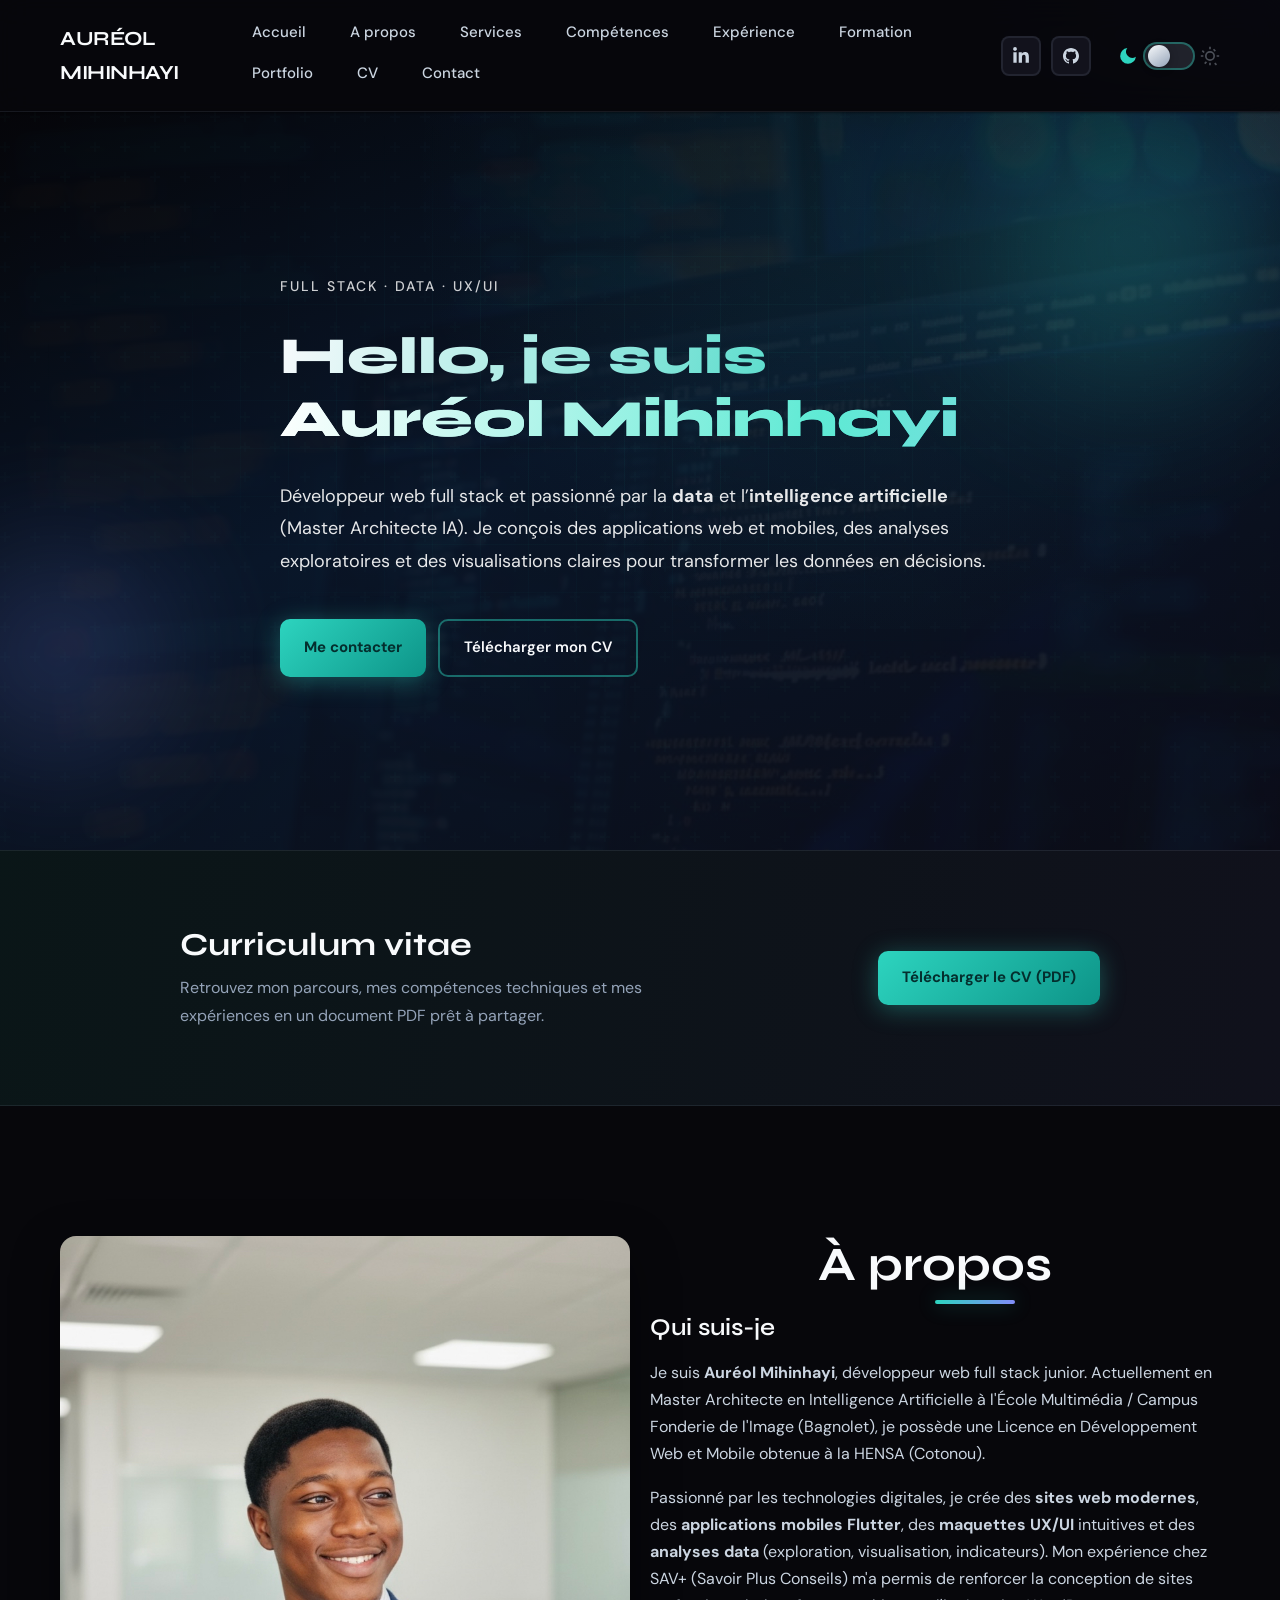
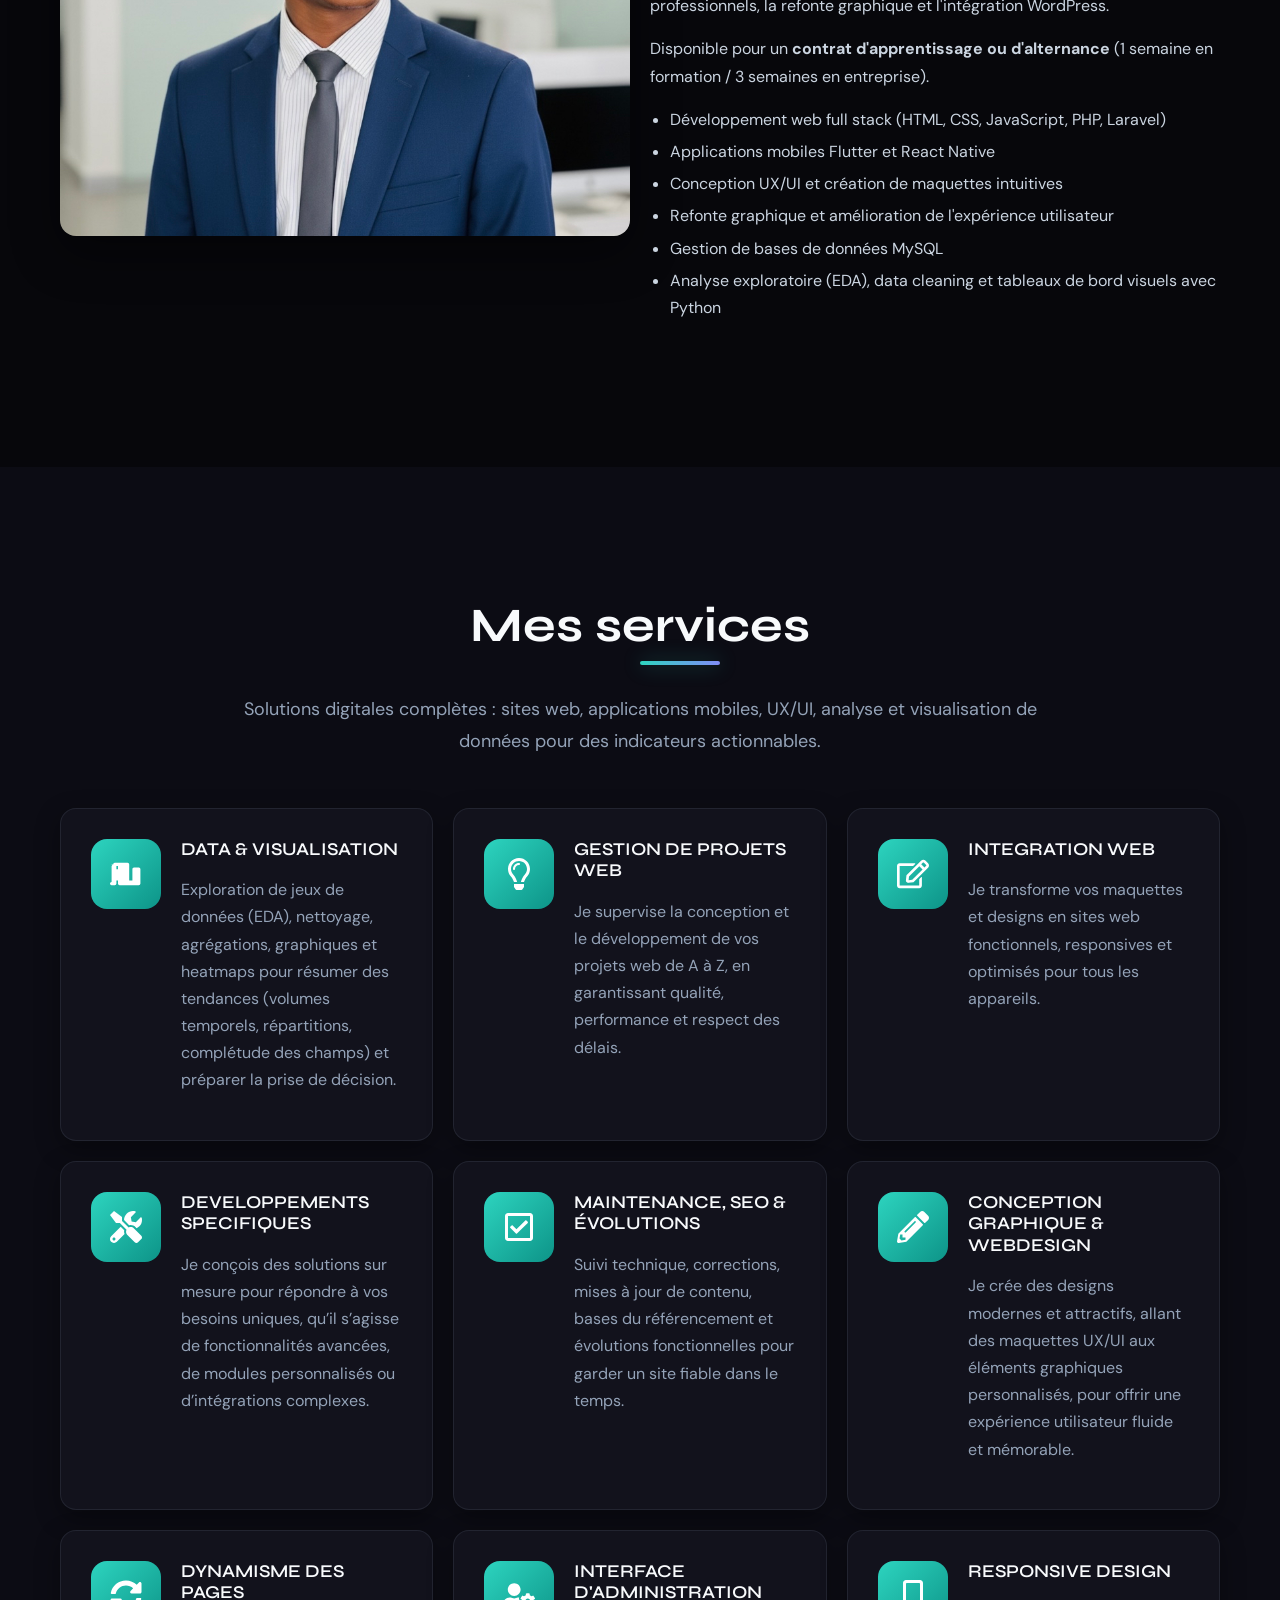
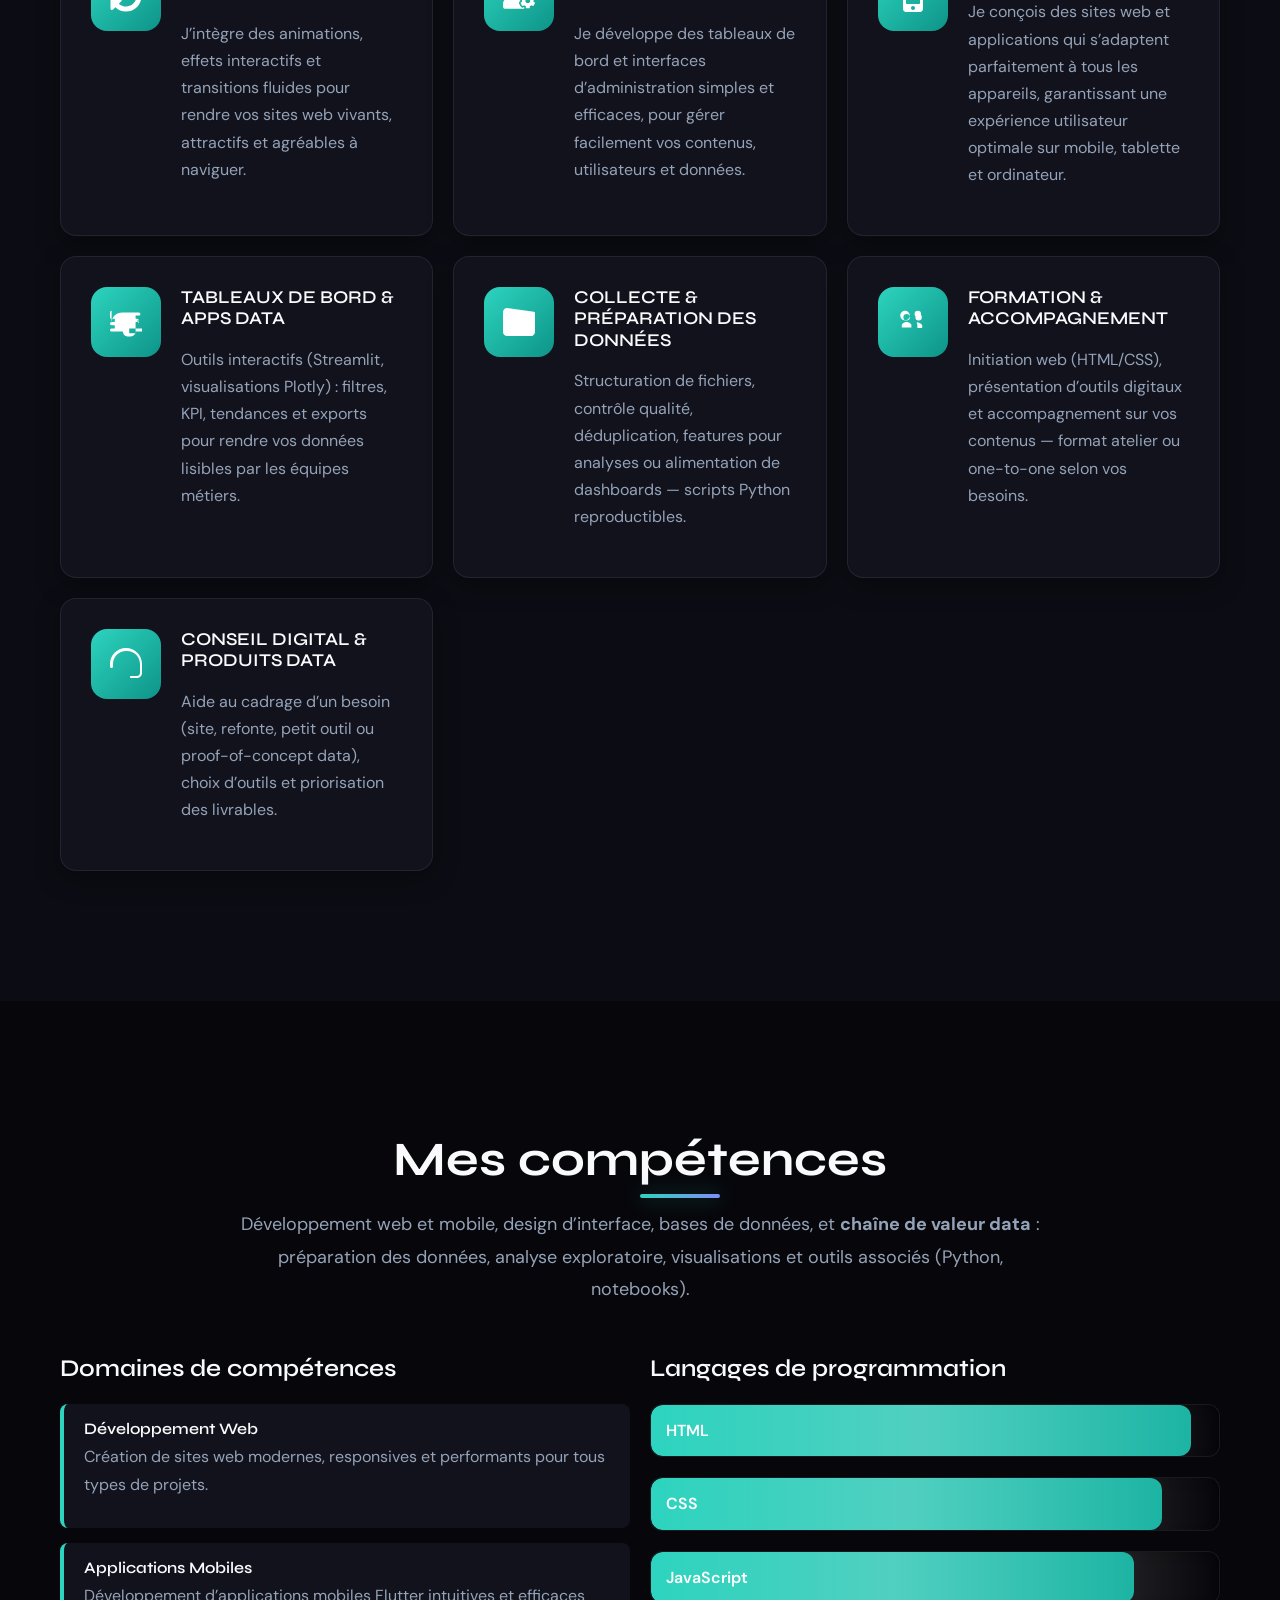
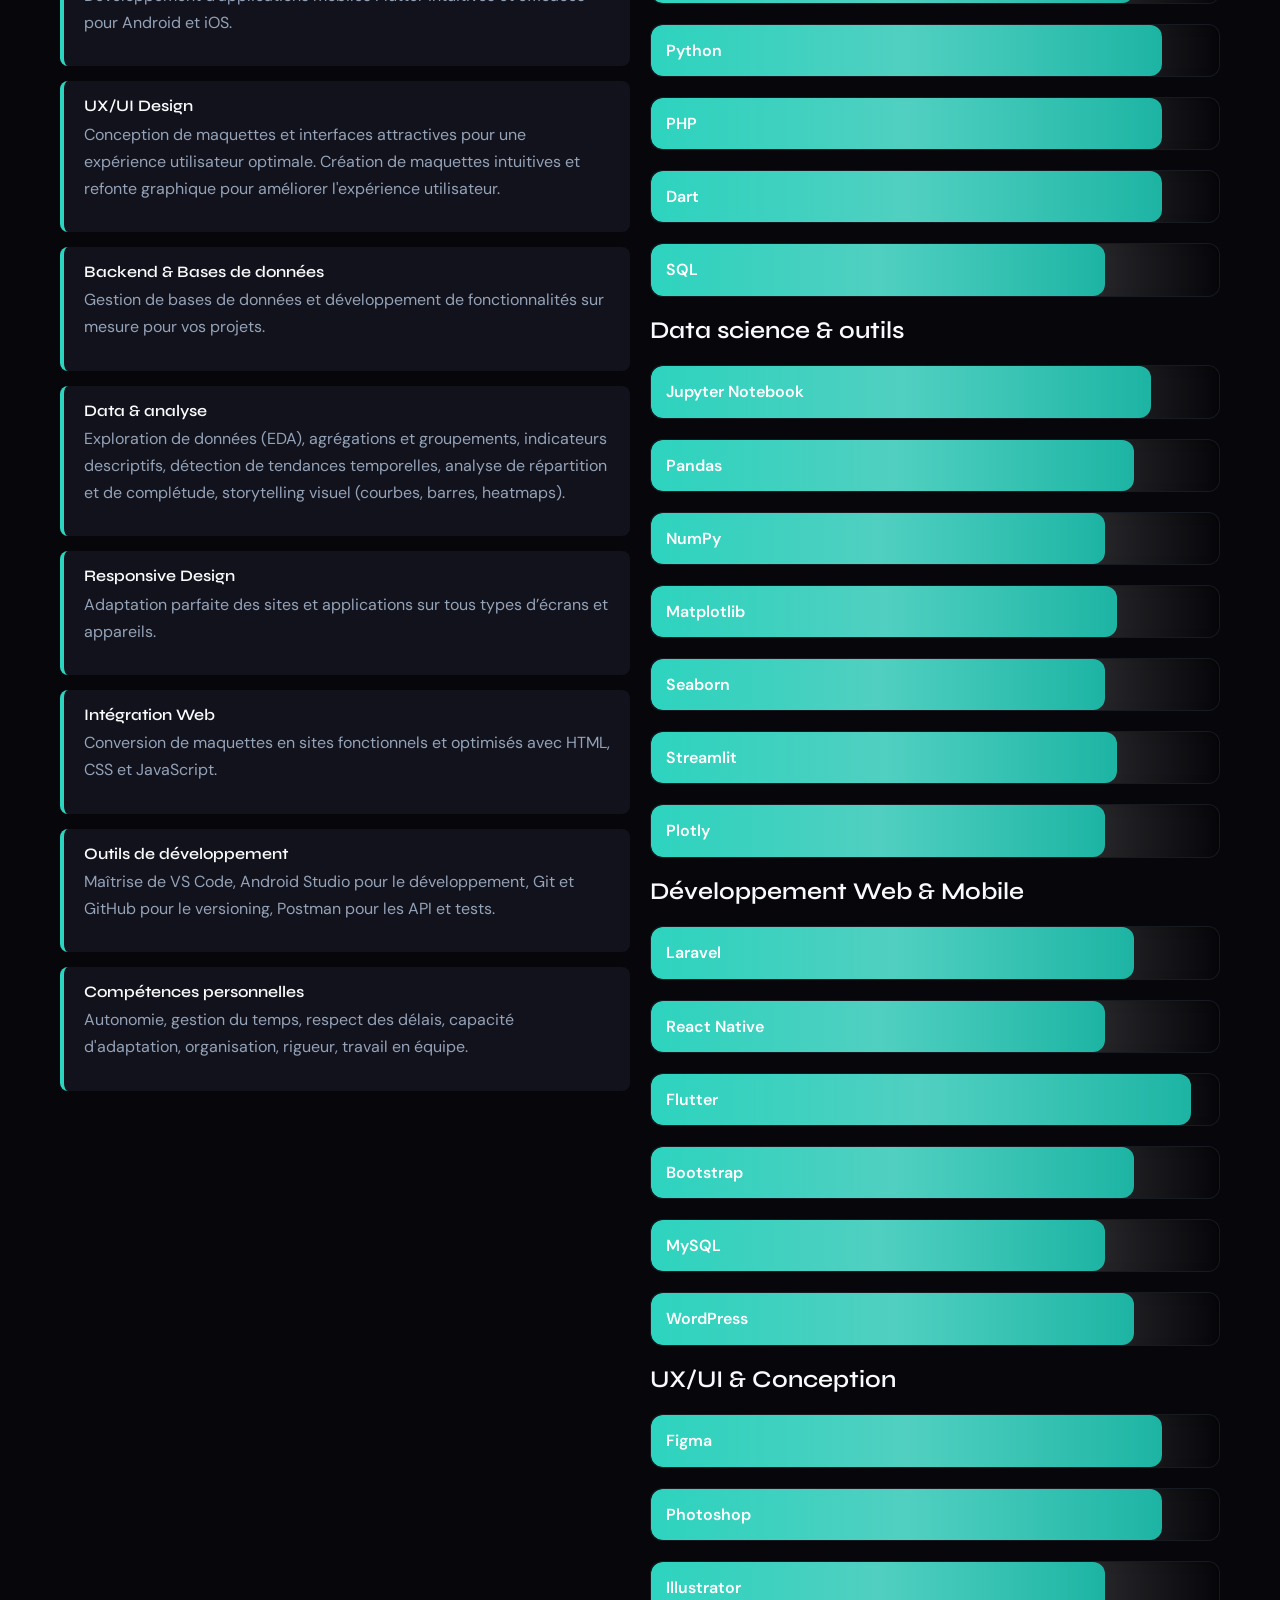
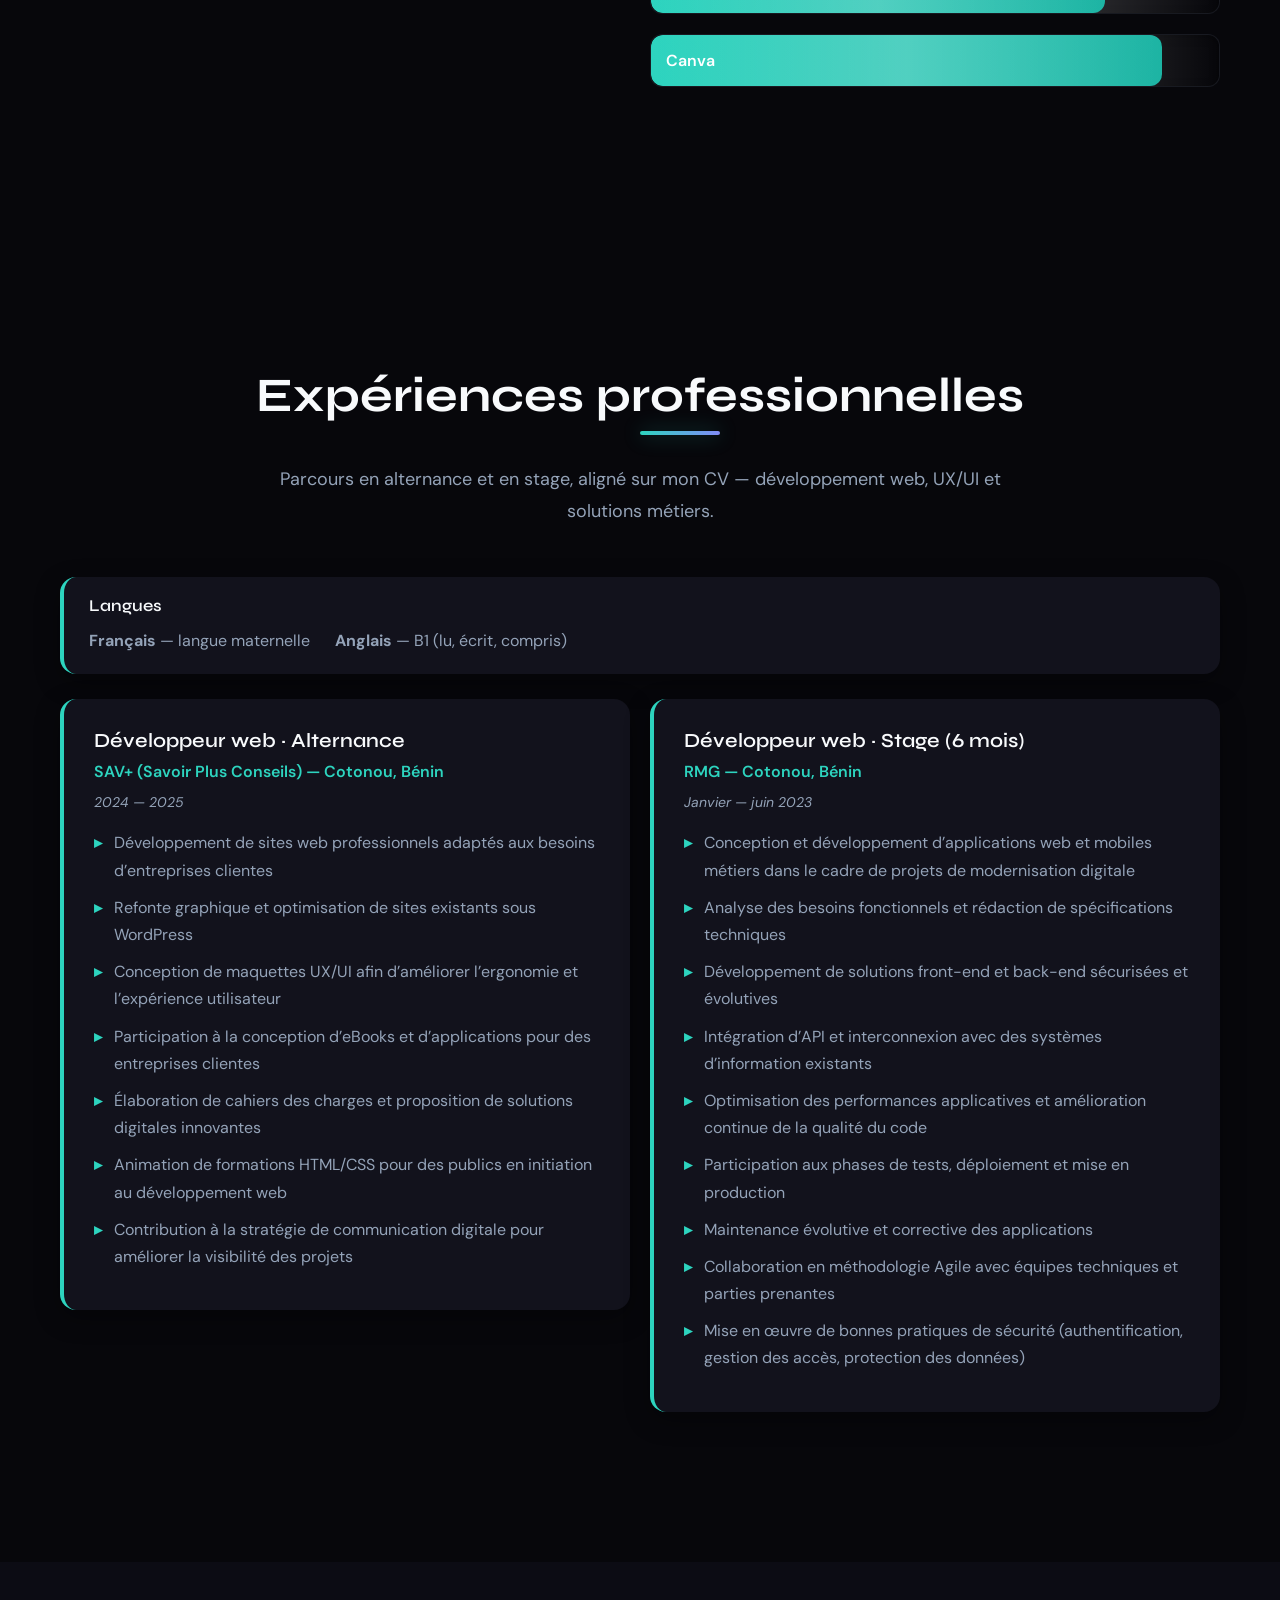
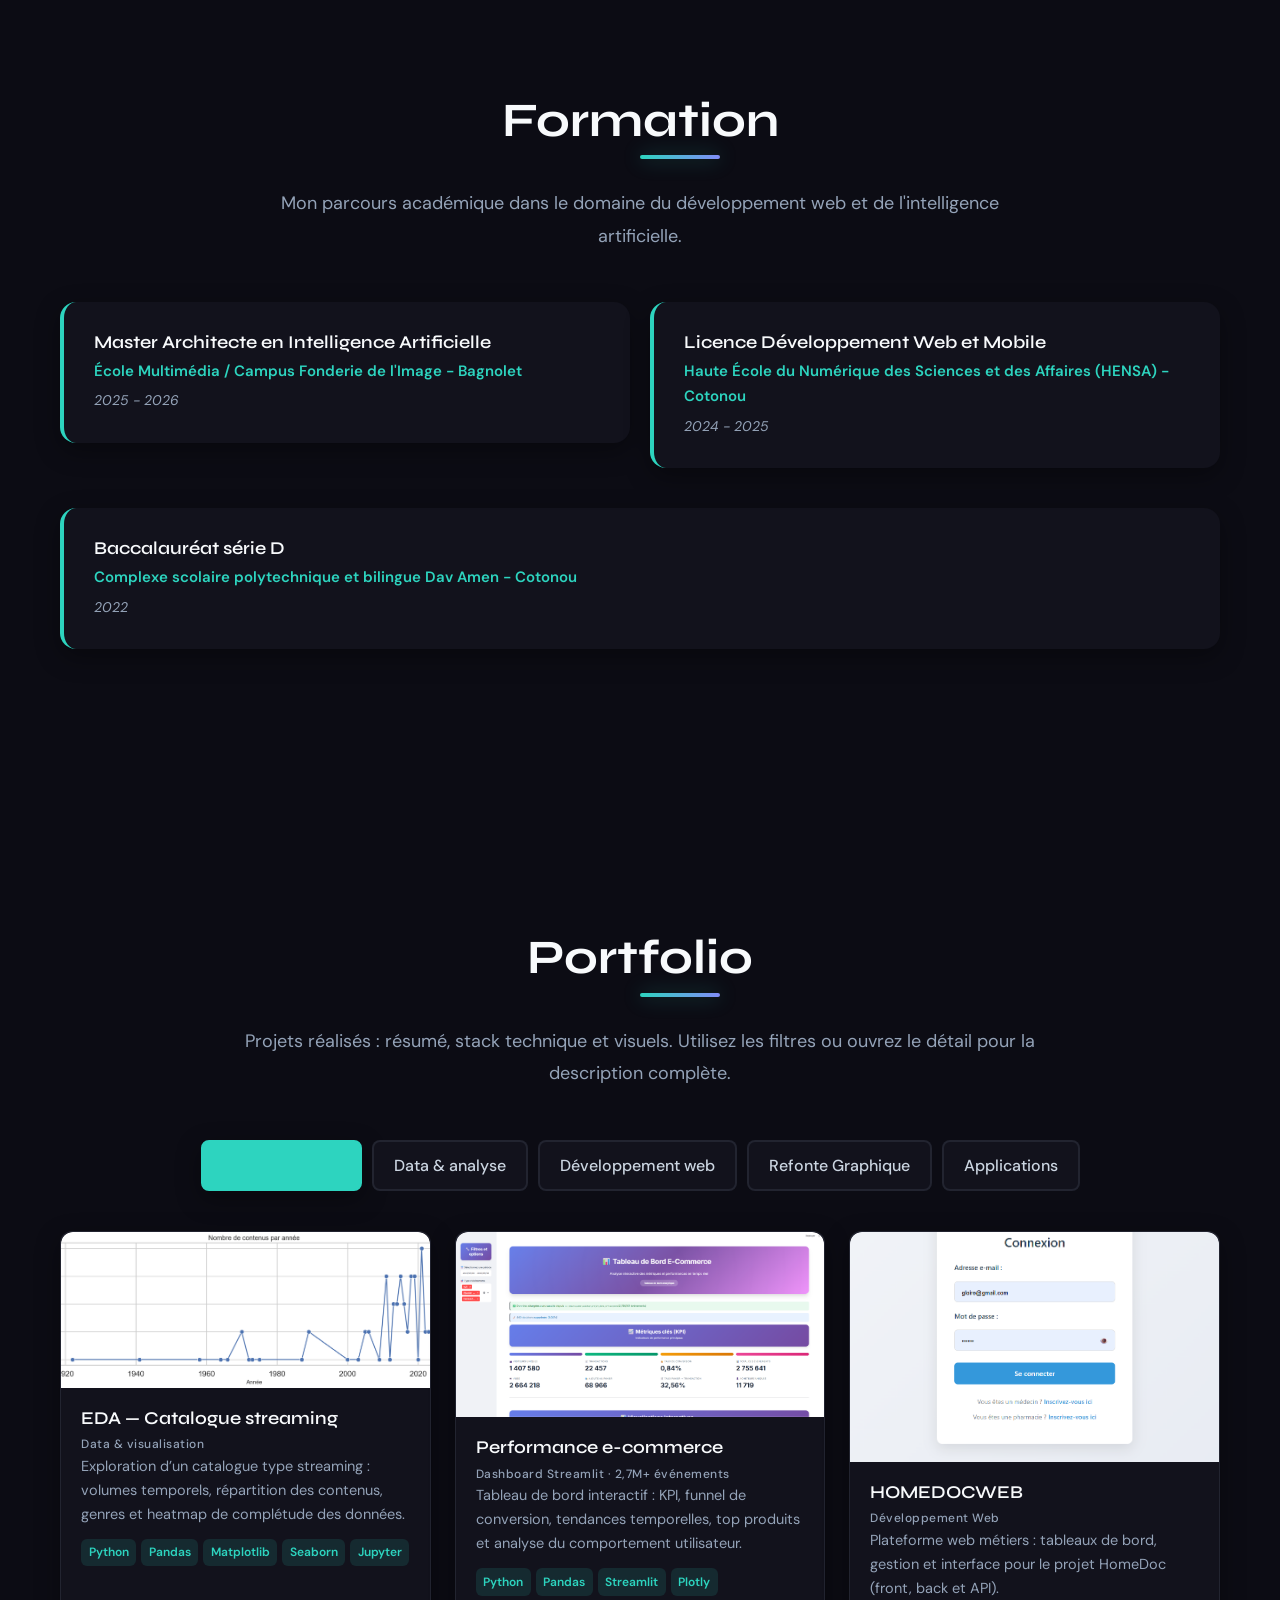
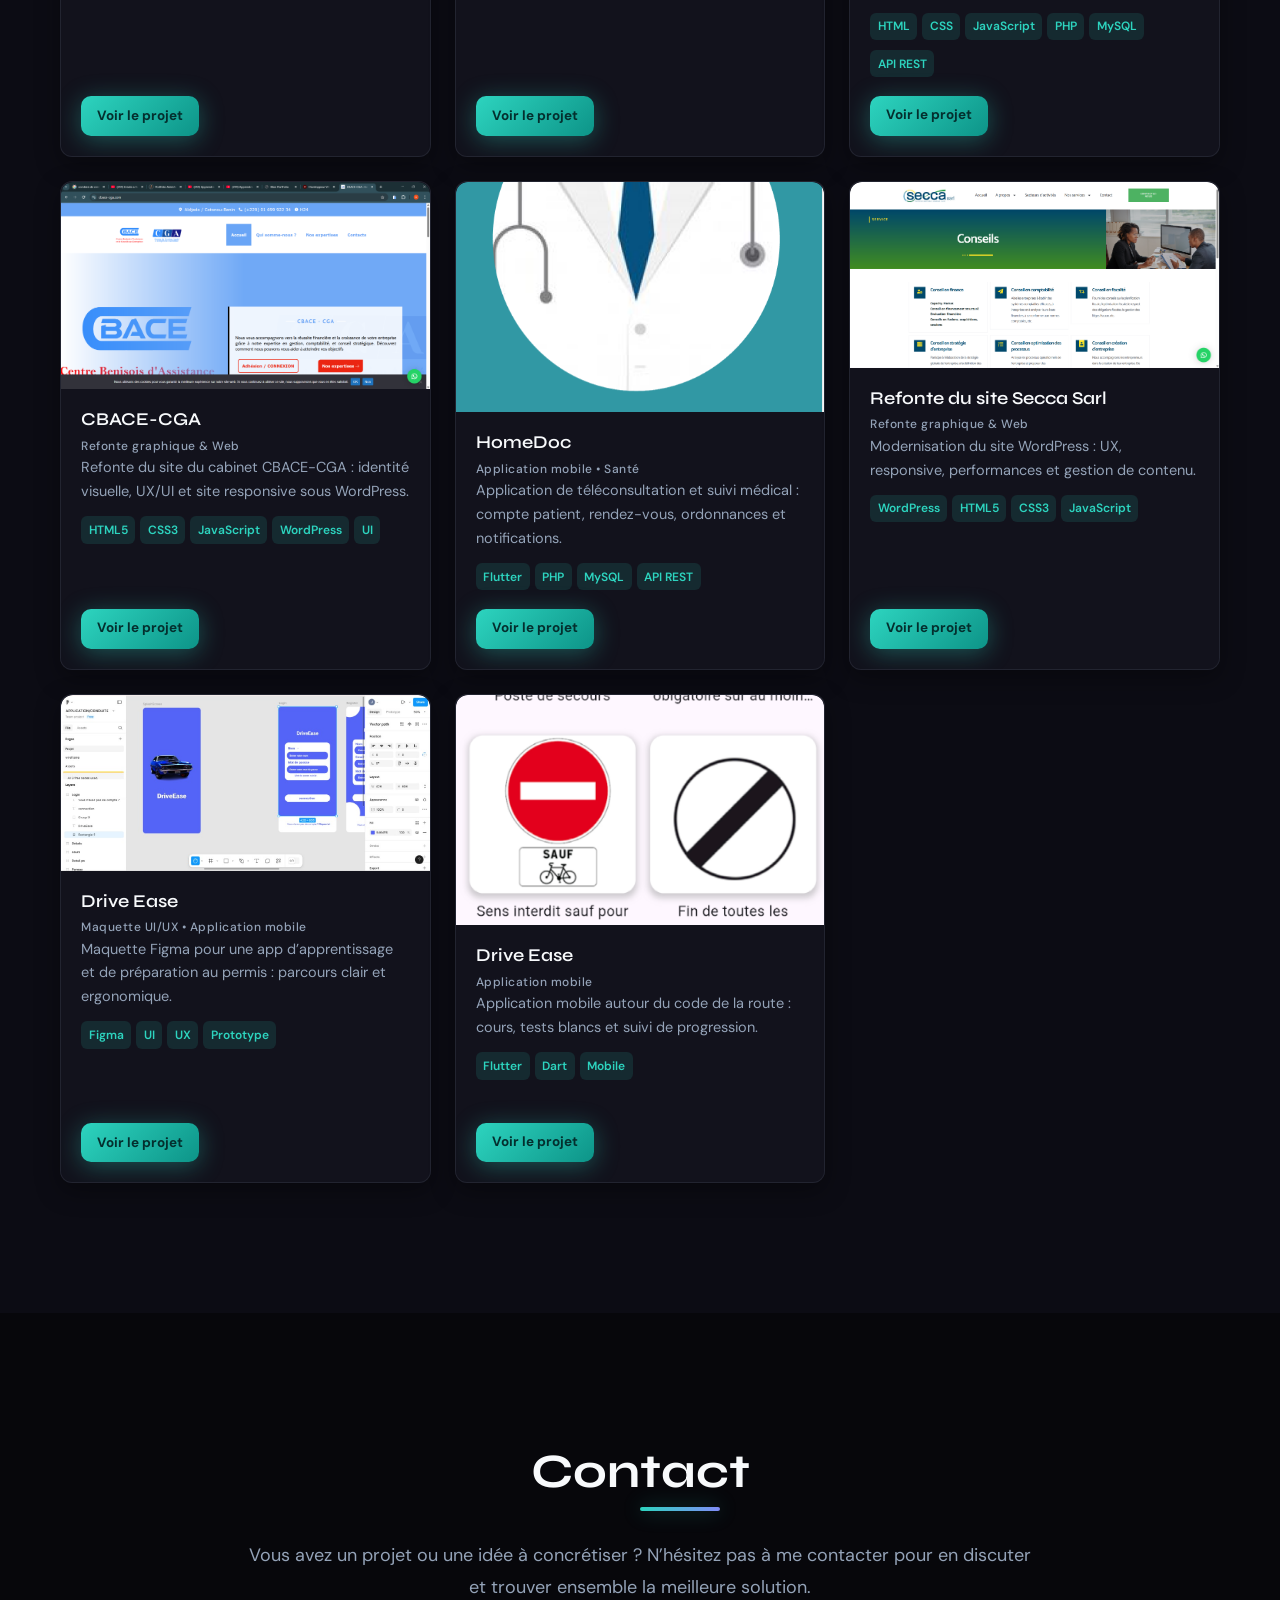
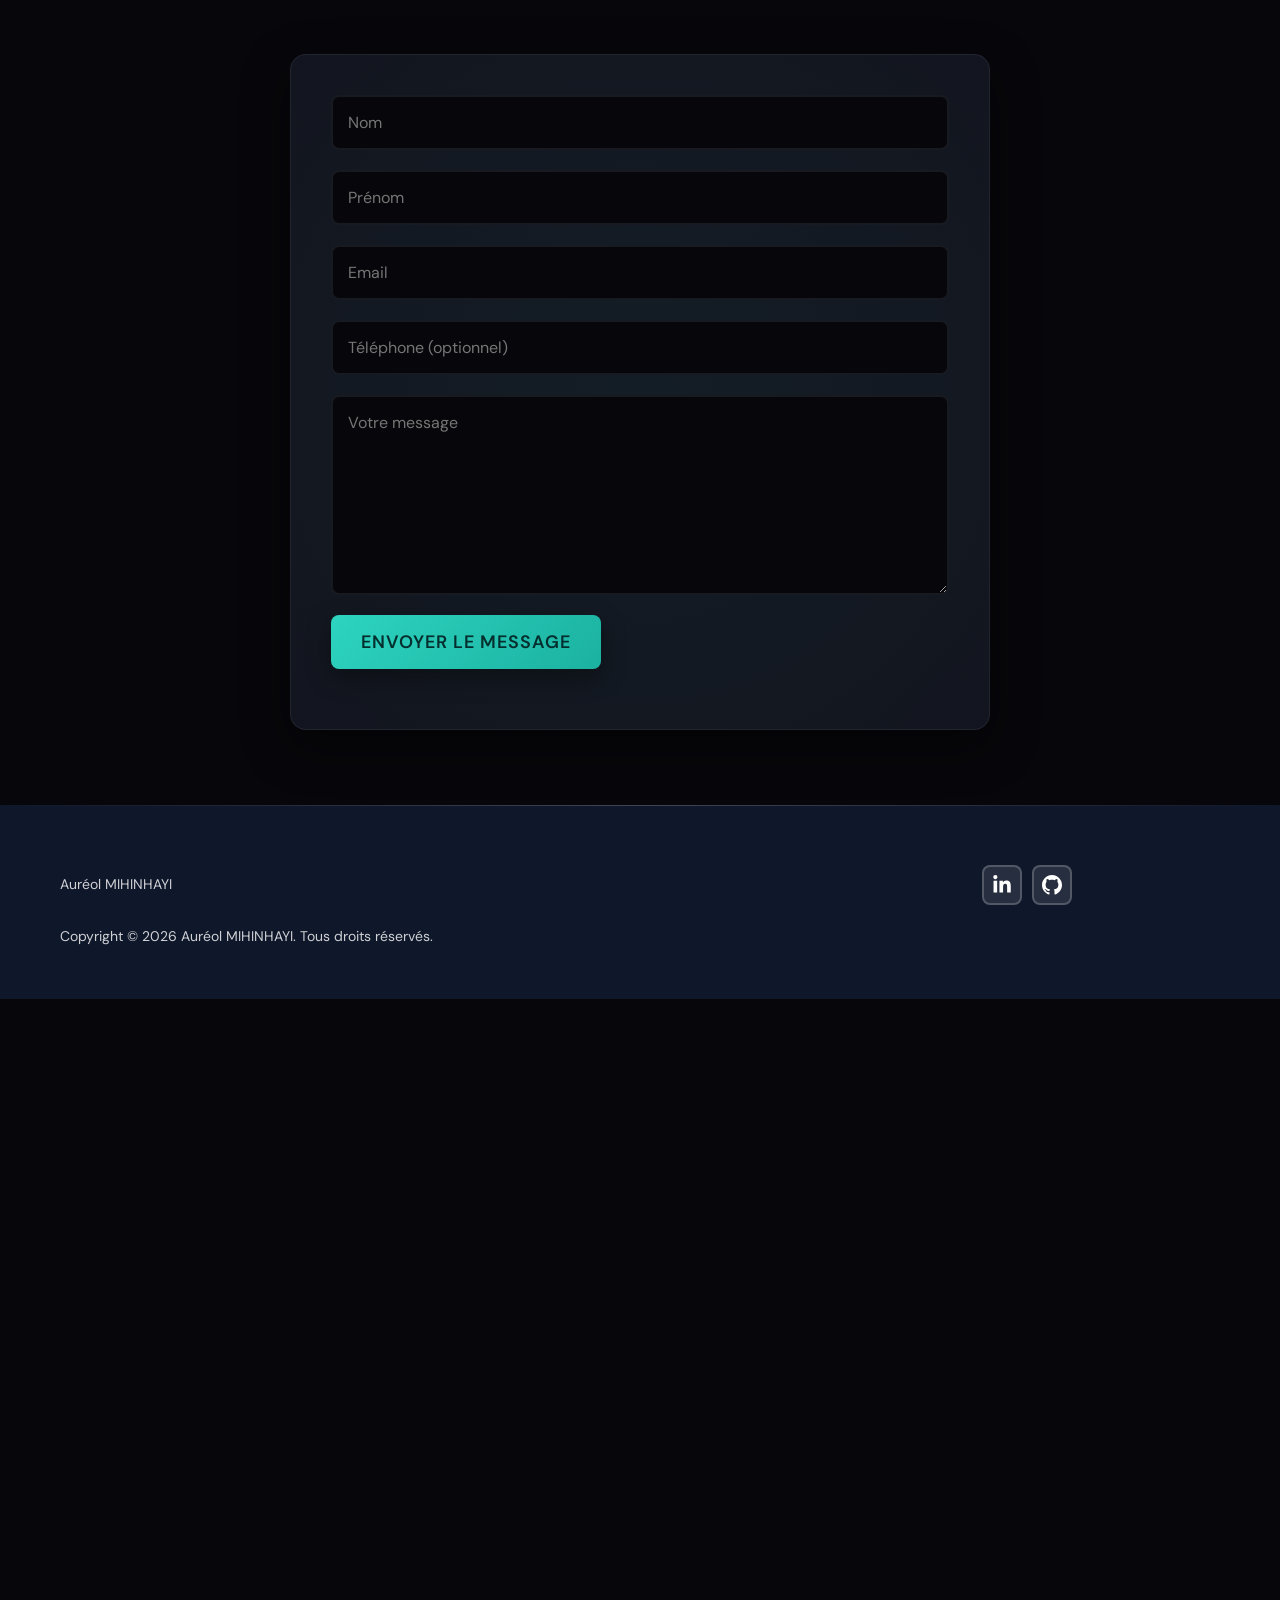
<file: index.html>
<html lang="fr">

<head>
  <meta charset="UTF-8">
  <meta http-equiv="X-UA-Compatible" content="IE=edge">
  <meta name="viewport" content="width=device-width, initial-scale=1.0">
  <script>
    (function () {
      try {
        if (localStorage.getItem("portfolio-theme") === "light") {
          document.documentElement.setAttribute("data-theme", "light");
        }
      } catch (e) {}
    })();
  </script>
  <title>Auréol Mihinhayi — Full Stack, Data &amp; IA | Portfolio</title>
  <meta name="description" content="Portfolio d'Auréol Mihinhayi : développement web full stack, applications mobiles, analyse de données, visualisation et parcours en intelligence artificielle.">
  <link rel="shortcut icon" href="./img/favicon.ico?v=1" type="image/x-icon">
  <link rel="preconnect" href="https://fonts.googleapis.com">
  <link rel="preconnect" href="https://fonts.gstatic.com" crossorigin>
  <link href="https://fonts.googleapis.com/css2?family=DM+Sans:ital,opsz,wght@0,9..40,400;0,9..40,500;0,9..40,600;0,9..40,700&family=Syne:wght@400;600;700;800&display=swap" rel="stylesheet">
  <link rel="stylesheet" href="./css/global.css">
  <script src="./js/global.js" defer></script>

</head>

<body>

  <!-- ceci est un commentaire -->

  <header class="header">
    <div class="container d-flex">
      <div class="logo">
        AURÉOL MIHINHAYI 
      </div>
      <nav class="navbar ">
        <ul class="menu list-unstyled">
          <li><a href="#hero">Accueil</a></li>
          <li><a href="#about">A propos</a></li>
          <li><a href="#services">Services</a></li>
          <li><a href="#skills">Compétences</a></li>
          <li><a href="#experience">Expérience</a></li>
          <li><a href="#formation">Formation</a></li>
          <li><a href="#portfolio">Portfolio</a></li>
          <li><a href="#cv">CV</a></li>
          <li><a href="#contact">Contact</a></li>
        </ul>
      </nav>
      <div class="right">
        <ul class="socials list-unstyled">
          <li>
            <a href="https://www.linkedin.com/in/auréol-mihinhayi-3b640b280" target="_blank" aria-label="LinkedIn">
              <svg aria-hidden="true" class="icon linkedin" focusable="false" data-prefix="fab" data-icon="linkedin-in"
                role="img" xmlns="http://www.w3.org/2000/svg" viewBox="0 0 448 512">
                <path fill="currentColor"
                  d="M100.28 448H7.4V148.9h92.88zM53.79 108.1C24.09 108.1 0 83.5 0 53.8a53.79 53.79 0 0 1 107.58 0c0 29.7-24.1 54.3-53.79 54.3zM447.9 448h-92.68V302.4c0-34.7-.7-79.2-48.29-79.2-48.29 0-55.69 37.7-55.69 76.7V448h-92.78V148.9h89.08v40.8h1.3c12.4-23.5 42.69-48.3 87.88-48.3 94 0 111.28 61.9 111.28 142.3V448z">
                </path>
              </svg>
            </a>
          </li>
          <li>
            <a href="https://github.com/Aureol16" target="_blank" aria-label="GitHub">
              <svg aria-hidden="true" class="icon github" focusable="false" role="img" xmlns="http://www.w3.org/2000/svg" viewBox="0 0 24 24">
                <path fill="currentColor" d="M12 0c-6.626 0-12 5.373-12 12 0 5.302 3.438 9.8 8.207 11.387.599.111.793-.261.793-.577v-2.234c-3.338.726-4.033-1.416-4.033-1.416-.546-1.387-1.333-1.756-1.333-1.756-1.089-.745.083-.729.083-.729 1.205.084 1.839 1.237 1.839 1.237 1.07 1.834 2.807 1.304 3.492.997.107-.775.418-1.305.762-1.604-2.665-.305-5.467-1.334-5.467-5.931 0-1.311.469-2.381 1.236-3.221-.124-.303-.535-1.524.117-3.176 0 0 1.008-.322 3.301 1.23.957-.266 1.983-.399 3.003-.404 1.02.005 2.047.138 3.006.404 2.291-1.552 3.297-1.23 3.297-1.23.653 1.653.242 2.874.118 3.176.77.84 1.235 1.911 1.235 3.221 0 4.609-2.807 5.624-5.479 5.921.43.372.823 1.102.823 2.222v3.293c0 .319.192.694.801.576 4.765-1.589 8.199-6.086 8.199-11.386 0-6.627-5.373-12-12-12z"/>
              </svg>
            </a>
          </li>
        </ul>
        <div class="header__theme">
          <button type="button" class="theme-switch" data-theme-toggle role="switch" aria-checked="false" aria-label="Passer en mode clair">
            <svg class="theme-switch__glyph theme-switch__glyph--moon" width="20" height="20" viewBox="0 0 24 24" aria-hidden="true" focusable="false">
              <path fill="currentColor" d="M21 12.79A9 9 0 1 1 11.21 3 7 7 0 0 0 21 12.79z"/>
            </svg>
            <span class="theme-switch__track" aria-hidden="true"><span class="theme-switch__thumb"></span></span>
            <svg class="theme-switch__glyph theme-switch__glyph--sun" width="20" height="20" viewBox="0 0 24 24" aria-hidden="true" focusable="false">
              <path fill="currentColor" d="M12 18a6 6 0 1 1 0-12 6 6 0 0 1 0 12zm0-2a4 4 0 1 0 0-8 4 4 0 0 0 0 8zM11 1h2v3h-2V1zm0 19h2v3h-2v-3zM3.51 4.93l2.12 2.12-1.41 1.41L2.1 6.34l1.41-1.41zm14.85 14.85 2.12 2.12-1.41 1.41-2.12-2.12 1.41-1.41zM1 13v-2h3v2H1zm19 0v-2h3v2h-3zM6.34 21.9l-1.41-1.41 2.12-2.12 1.41 1.41-2.12 2.12zm12.73-16.55-1.41 1.41-2.12-2.12 1.41-1.41 2.12 2.12z"/>
            </svg>
          </button>
        </div>
        <button class="burger"><span class="bar"></span></button>
      </div>
    </div>
  </header>

 <section id="hero" class="hero">
  <div class="hero__bg" aria-hidden="true">
    <div class="hero__photo"></div>
    <div class="hero__orb hero__orb--1"></div>
    <div class="hero__orb hero__orb--2"></div>
    <div class="hero__grid"></div>
  </div>
  <div class="container">
    <div class="grid hero__grid-main">
      <div class="hero__item hero__item--main">
        <span>Full Stack · Data · UX/UI</span>
        <h1 class="title">Hello, je suis <strong>Auréol Mihinhayi</strong></h1>
        <p>
          Développeur web full stack et passionné par la <strong>data</strong> et l’<strong>intelligence artificielle</strong> (Master Architecte IA). Je conçois des applications web et mobiles, des analyses exploratoires et des visualisations claires pour transformer les données en décisions.
        </p>
        <div class="hero__actions">
          <a href="#contact" class="btn btn--primary">Me contacter</a>
          <a href="./assets/CV-Aureol-Mihinhayi.pdf" class="btn btn--ghost" download>Télécharger mon CV</a>
        </div>
      </div>
    </div>
  </div>
</section>

  <section id="cv" class="cv-strip" aria-labelledby="cv-heading">
    <div class="container">
      <div class="cv-strip__inner">
        <div>
          <h2 id="cv-heading">Curriculum vitae</h2>
          <p>Retrouvez mon parcours, mes compétences techniques et mes expériences en un document PDF prêt à partager.</p>
        </div>
        <a href="./assets/CV-Aureol-Mihinhayi.pdf" class="btn btn--primary btn-download" download>Télécharger le CV (PDF)</a>
      </div>
    </div>
  </section>

  
  <section id="about" class="about">
    <div class="container">
      <div class="grid">
        <div class="grid__item">
          <img src="./img/aureol-portrait.jpg" width="560" height="453" loading="lazy"
            alt="Auréol Mihinhayi - Développeur web, mobile et data">
        </div>
        <div class="grid__item">
          <h2 class="section-title">À propos</h2>
          <h3>Qui suis-je</h3>
          <p>
            Je suis <strong>Auréol Mihinhayi</strong>, développeur web full stack junior.  
            Actuellement en Master Architecte en Intelligence Artificielle à l'École Multimédia / Campus Fonderie de l'Image (Bagnolet), je possède une Licence en Développement Web et Mobile obtenue à la HENSA (Cotonou).
          </p>
          <p>
            Passionné par les technologies digitales, je crée des <strong>sites web modernes</strong>, des <strong>applications mobiles Flutter</strong>, des <strong>maquettes UX/UI</strong> intuitives et des <strong>analyses data</strong> (exploration, visualisation, indicateurs). Mon expérience chez SAV+ (Savoir Plus Conseils) m'a permis de renforcer la conception de sites professionnels, la refonte graphique et l'intégration WordPress.
          </p>
          <p>
            Disponible pour un <strong>contrat d'apprentissage ou d'alternance</strong> (1 semaine en formation / 3 semaines en entreprise).
          </p>
          <ul>
            <li>Développement web full stack (HTML, CSS, JavaScript, PHP, Laravel)</li>
            <li>Applications mobiles Flutter et React Native</li>
            <li>Conception UX/UI et création de maquettes intuitives</li>
            <li>Refonte graphique et amélioration de l'expérience utilisateur</li>
            <li>Gestion de bases de données MySQL</li>
            <li>Analyse exploratoire (EDA), data cleaning et tableaux de bord visuels avec Python</li>
          </ul>
        </div>
      </div>
    </div>
  </section>
  
  <section id="services" class="services">
    <div class="container">
      <div class="section-header">
        <h2 class="section-title">Mes services</h2>
        <p>
          Solutions digitales complètes : sites web, applications mobiles, UX/UI, analyse et visualisation de données pour des indicateurs actionnables.
        </p>
      </div>
      <div class="services-grid">
          <div class="service">
            <div class="service__icon">
              <svg aria-hidden="true" focusable="false" role="img" xmlns="http://www.w3.org/2000/svg" viewBox="0 0 640 512">
                <path fill="currentColor" d="M64 64c0-17.7 14.3-32 32-32H352c17.7 0 32 14.3 32 32V384h64V160c0-17.7 14.3-32 32-32h96c17.7 0 32 14.3 32 32V448c0 17.7-14.3 32-32 32H192c-17.7 0-32-14.3-32-32V96H128V448c0 17.7-14.3 32-32 32H32c-17.7 0-32-14.3-32-32s14.3-32 32-32V96H64c-17.7 0-32-14.3-32-32zm48 96H352V384H112V160zm104 32v64h64V192H216zm48 0h64v64H264V192z"/>
              </svg>
            </div>
            <div class="service__content">
              <h3>DATA &amp; VISUALISATION</h3>
              <p>
                Exploration de jeux de données (EDA), nettoyage, agrégations, graphiques et heatmaps pour résumer des tendances (volumes temporels, répartitions, complétude des champs) et préparer la prise de décision.
              </p>
            </div>
          </div>

          <div class="service">
            <div class="service__icon">
              <svg aria-hidden="true" focusable="false" data-prefix="far" data-icon="lightbulb"
                class="svg-inline--fa fa-lightbulb fa-w-11" role="img" xmlns="http://www.w3.org/2000/svg"
                viewBox="0 0 352 512">
                <path fill="currentColor"
                  d="M176 80c-52.94 0-96 43.06-96 96 0 8.84 7.16 16 16 16s16-7.16 16-16c0-35.3 28.72-64 64-64 8.84 0 16-7.16 16-16s-7.16-16-16-16zM96.06 459.17c0 3.15.93 6.22 2.68 8.84l24.51 36.84c2.97 4.46 7.97 7.14 13.32 7.14h78.85c5.36 0 10.36-2.68 13.32-7.14l24.51-36.84c1.74-2.62 2.67-5.7 2.68-8.84l.05-43.18H96.02l.04 43.18zM176 0C73.72 0 0 82.97 0 176c0 44.37 16.45 84.85 43.56 115.78 16.64 18.99 42.74 58.8 52.42 92.16v.06h48v-.12c-.01-4.77-.72-9.51-2.15-14.07-5.59-17.81-22.82-64.77-62.17-109.67-20.54-23.43-31.52-53.15-31.61-84.14-.2-73.64 59.67-128 127.95-128 70.58 0 128 57.42 128 128 0 30.97-11.24 60.85-31.65 84.14-39.11 44.61-56.42 91.47-62.1 109.46a47.507 47.507 0 0 0-2.22 14.3v.1h48v-.05c9.68-33.37 35.78-73.18 52.42-92.16C335.55 260.85 352 220.37 352 176 352 78.8 273.2 0 176 0z">
                </path>
              </svg>
            </div>
            <div class="service__content">
              <h3>GESTION DE PROJETS WEB</h3>
              <p>
                Je supervise la conception et le développement de vos projets web de A à Z, en garantissant qualité, performance et respect des délais.
              </p>
              
            </div>
          </div>

          <div class="service">
            <div class="service__icon">
              <svg aria-hidden="true" focusable="false" data-prefix="far" data-icon="edit"
                class="svg-inline--fa fa-edit fa-w-18" role="img" xmlns="http://www.w3.org/2000/svg"
                viewBox="0 0 576 512">
                <path fill="currentColor"
                  d="M402.3 344.9l32-32c5-5 13.7-1.5 13.7 5.7V464c0 26.5-21.5 48-48 48H48c-26.5 0-48-21.5-48-48V112c0-26.5 21.5-48 48-48h273.5c7.1 0 10.7 8.6 5.7 13.7l-32 32c-1.5 1.5-3.5 2.3-5.7 2.3H48v352h352V350.5c0-2.1.8-4.1 2.3-5.6zm156.6-201.8L296.3 405.7l-90.4 10c-26.2 2.9-48.5-19.2-45.6-45.6l10-90.4L432.9 17.1c22.9-22.9 59.9-22.9 82.7 0l43.2 43.2c22.9 22.9 22.9 60 .1 82.8zM460.1 174L402 115.9 216.2 301.8l-7.3 65.3 65.3-7.3L460.1 174zm64.8-79.7l-43.2-43.2c-4.1-4.1-10.8-4.1-14.8 0L436 82l58.1 58.1 30.9-30.9c4-4.2 4-10.8-.1-14.9z">
                </path>
              </svg>
            </div>
            <div class="service__content">
              <h3>INTEGRATION WEB</h3>
<p>
  Je transforme vos maquettes et designs en sites web fonctionnels, responsives et optimisés pour tous les appareils.
</p>

            </div>
          </div>

          <div class="service">
            <div class="service__icon">
              <svg aria-hidden="true" focusable="false" data-prefix="fas" data-icon="tools"
                class="svg-inline--fa fa-tools fa-w-16" role="img" xmlns="http://www.w3.org/2000/svg"
                viewBox="0 0 512 512">
                <path fill="currentColor"
                  d="M501.1 395.7L384 278.6c-23.1-23.1-57.6-27.6-85.4-13.9L192 158.1V96L64 0 0 64l96 128h62.1l106.6 106.6c-13.6 27.8-9.2 62.3 13.9 85.4l117.1 117.1c14.6 14.6 38.2 14.6 52.7 0l52.7-52.7c14.5-14.6 14.5-38.2 0-52.7zM331.7 225c28.3 0 54.9 11 74.9 31l19.4 19.4c15.8-6.9 30.8-16.5 43.8-29.5 37.1-37.1 49.7-89.3 37.9-136.7-2.2-9-13.5-12.1-20.1-5.5l-74.4 74.4-67.9-11.3L334 98.9l74.4-74.4c6.6-6.6 3.4-17.9-5.7-20.2-47.4-11.7-99.6.9-136.6 37.9-28.5 28.5-41.9 66.1-41.2 103.6l82.1 82.1c8.1-1.9 16.5-2.9 24.7-2.9zm-103.9 82l-56.7-56.7L18.7 402.8c-25 25-25 65.5 0 90.5s65.5 25 90.5 0l123.6-123.6c-7.6-19.9-9.9-41.6-5-62.7zM64 472c-13.2 0-24-10.8-24-24 0-13.3 10.7-24 24-24s24 10.7 24 24c0 13.2-10.7 24-24 24z">
                </path>
              </svg>
            </div>
            <div class="service__content">
              <h3>DEVELOPPEMENTS SPECIFIQUES</h3>
              <p>
                Je conçois des solutions sur mesure pour répondre à vos besoins uniques, qu’il s’agisse de fonctionnalités avancées, de modules personnalisés ou d’intégrations complexes.
              </p>
              
            </div>
          </div>

          <div class="service">
            <div class="service__icon">
              <svg aria-hidden="true" focusable="false" data-prefix="far" data-icon="check-square"
                class="svg-inline--fa fa-check-square fa-w-14" role="img" xmlns="http://www.w3.org/2000/svg"
                viewBox="0 0 448 512">
                <path fill="currentColor"
                  d="M400 32H48C21.49 32 0 53.49 0 80v352c0 26.51 21.49 48 48 48h352c26.51 0 48-21.49 48-48V80c0-26.51-21.49-48-48-48zm0 400H48V80h352v352zm-35.864-241.724L191.547 361.48c-4.705 4.667-12.303 4.637-16.97-.068l-90.781-91.516c-4.667-4.705-4.637-12.303.069-16.971l22.719-22.536c4.705-4.667 12.303-4.637 16.97.069l59.792 60.277 141.352-140.216c4.705-4.667 12.303-4.637 16.97.068l22.536 22.718c4.667 4.706 4.637 12.304-.068 16.971z">
                </path>
              </svg>
            </div>
            <div class="service__content">
              <h3>MAINTENANCE, SEO &amp; ÉVOLUTIONS</h3>
              <p>
                Suivi technique, corrections, mises à jour de contenu, bases du référencement et évolutions fonctionnelles pour garder un site fiable dans le temps.
              </p>
              
            </div>
          </div>
          <div class="service">
            <div class="service__icon">
              <svg aria-hidden="true" focusable="false" data-prefix="fas" data-icon="pencil-alt"
                class="svg-inline--fa fa-pencil-alt fa-w-16" role="img" xmlns="http://www.w3.org/2000/svg"
                viewBox="0 0 512 512">
                <path fill="currentColor"
                  d="M497.9 142.1l-46.1 46.1c-4.7 4.7-12.3 4.7-17 0l-111-111c-4.7-4.7-4.7-12.3 0-17l46.1-46.1c18.7-18.7 49.1-18.7 67.9 0l60.1 60.1c18.8 18.7 18.8 49.1 0 67.9zM284.2 99.8L21.6 362.4.4 483.9c-2.9 16.4 11.4 30.6 27.8 27.8l121.5-21.3 262.6-262.6c4.7-4.7 4.7-12.3 0-17l-111-111c-4.8-4.7-12.4-4.7-17.1 0zM124.1 339.9c-5.5-5.5-5.5-14.3 0-19.8l154-154c5.5-5.5 14.3-5.5 19.8 0s5.5 14.3 0 19.8l-154 154c-5.5 5.5-14.3 5.5-19.8 0zM88 424h48v36.3l-64.5 11.3-31.1-31.1L51.7 376H88v48z">
                </path>
              </svg>
            </div>
            <div class="service__content">
              <h3>CONCEPTION GRAPHIQUE & WEBDESIGN</h3>
              
              <p>
                Je crée des designs modernes et attractifs, allant des maquettes UX/UI aux éléments graphiques personnalisés, pour offrir une expérience utilisateur fluide et mémorable.
              </p>
              
            </div>
          </div>

          <div class="service">
            <div class="service__icon">
              <svg aria-hidden="true" focusable="false" data-prefix="fas" data-icon="sync-alt"
                class="svg-inline--fa fa-sync-alt fa-w-16" role="img" xmlns="http://www.w3.org/2000/svg"
                viewBox="0 0 512 512">
                <path fill="currentColor"
                  d="M370.72 133.28C339.458 104.008 298.888 87.962 255.848 88c-77.458.068-144.328 53.178-162.791 126.85-1.344 5.363-6.122 9.15-11.651 9.15H24.103c-7.498 0-13.194-6.807-11.807-14.176C33.933 94.924 134.813 8 256 8c66.448 0 126.791 26.136 171.315 68.685L463.03 40.97C478.149 25.851 504 36.559 504 57.941V192c0 13.255-10.745 24-24 24H345.941c-21.382 0-32.09-25.851-16.971-40.971l41.75-41.749zM32 296h134.059c21.382 0 32.09 25.851 16.971 40.971l-41.75 41.75c31.262 29.273 71.835 45.319 114.876 45.28 77.418-.07 144.315-53.144 162.787-126.849 1.344-5.363 6.122-9.15 11.651-9.15h57.304c7.498 0 13.194 6.807 11.807 14.176C478.067 417.076 377.187 504 256 504c-66.448 0-126.791-26.136-171.315-68.685L48.97 471.03C33.851 486.149 8 475.441 8 454.059V320c0-13.255 10.745-24 24-24z">
                </path>
              </svg>
            </div>
            <div class="service__content">
              <h3>DYNAMISME DES PAGES</h3>
              <p>
                J’intègre des animations, effets interactifs et transitions fluides pour rendre vos sites web vivants, attractifs et agréables à naviguer.
              </p>
            </div>
          </div>

          <div class="service">
            <div class="service__icon">
              <svg aria-hidden="true" focusable="false" data-prefix="fas" data-icon="user-cog"
                class="svg-inline--fa fa-user-cog fa-w-20" role="img" xmlns="http://www.w3.org/2000/svg"
                viewBox="0 0 640 512">
                <path fill="currentColor"
                  d="M610.5 373.3c2.6-14.1 2.6-28.5 0-42.6l25.8-14.9c3-1.7 4.3-5.2 3.3-8.5-6.7-21.6-18.2-41.2-33.2-57.4-2.3-2.5-6-3.1-9-1.4l-25.8 14.9c-10.9-9.3-23.4-16.5-36.9-21.3v-29.8c0-3.4-2.4-6.4-5.7-7.1-22.3-5-45-4.8-66.2 0-3.3.7-5.7 3.7-5.7 7.1v29.8c-13.5 4.8-26 12-36.9 21.3l-25.8-14.9c-2.9-1.7-6.7-1.1-9 1.4-15 16.2-26.5 35.8-33.2 57.4-1 3.3.4 6.8 3.3 8.5l25.8 14.9c-2.6 14.1-2.6 28.5 0 42.6l-25.8 14.9c-3 1.7-4.3 5.2-3.3 8.5 6.7 21.6 18.2 41.1 33.2 57.4 2.3 2.5 6 3.1 9 1.4l25.8-14.9c10.9 9.3 23.4 16.5 36.9 21.3v29.8c0 3.4 2.4 6.4 5.7 7.1 22.3 5 45 4.8 66.2 0 3.3-.7 5.7-3.7 5.7-7.1v-29.8c13.5-4.8 26-12 36.9-21.3l25.8 14.9c2.9 1.7 6.7 1.1 9-1.4 15-16.2 26.5-35.8 33.2-57.4 1-3.3-.4-6.8-3.3-8.5l-25.8-14.9zM496 400.5c-26.8 0-48.5-21.8-48.5-48.5s21.8-48.5 48.5-48.5 48.5 21.8 48.5 48.5-21.7 48.5-48.5 48.5zM224 256c70.7 0 128-57.3 128-128S294.7 0 224 0 96 57.3 96 128s57.3 128 128 128zm201.2 226.5c-2.3-1.2-4.6-2.6-6.8-3.9l-7.9 4.6c-6 3.4-12.8 5.3-19.6 5.3-10.9 0-21.4-4.6-28.9-12.6-18.3-19.8-32.3-43.9-40.2-69.6-5.5-17.7 1.9-36.4 17.9-45.7l7.9-4.6c-.1-2.6-.1-5.2 0-7.8l-7.9-4.6c-16-9.2-23.4-28-17.9-45.7.9-2.9 2.2-5.8 3.2-8.7-3.8-.3-7.5-1.2-11.4-1.2h-16.7c-22.2 10.2-46.9 16-72.9 16s-50.6-5.8-72.9-16h-16.7C60.2 288 0 348.2 0 422.4V464c0 26.5 21.5 48 48 48h352c10.1 0 19.5-3.2 27.2-8.5-1.2-3.8-2-7.7-2-11.8v-9.2z">
                </path>
              </svg>
            </div>
            <div class="service__content">
              <h3>INTERFACE D'ADMINISTRATION</h3>
              <p>
                Je développe des tableaux de bord et interfaces d’administration simples et efficaces, pour gérer facilement vos contenus, utilisateurs et données.
              </p>
            </div>
          </div>

          <div class="service">
            <div class="service__icon">
              <svg aria-hidden="true" focusable="false" data-prefix="fas" data-icon="mobile-alt"
                class="svg-inline--fa fa-mobile-alt fa-w-10" role="img" xmlns="http://www.w3.org/2000/svg"
                viewBox="0 0 320 512">
                <path fill="currentColor"
                  d="M272 0H48C21.5 0 0 21.5 0 48v416c0 26.5 21.5 48 48 48h224c26.5 0 48-21.5 48-48V48c0-26.5-21.5-48-48-48zM160 480c-17.7 0-32-14.3-32-32s14.3-32 32-32 32 14.3 32 32-14.3 32-32 32zm112-108c0 6.6-5.4 12-12 12H60c-6.6 0-12-5.4-12-12V60c0-6.6 5.4-12 12-12h200c6.6 0 12 5.4 12 12v312z">
                </path>
              </svg>
            </div>
            <div class="service__content">
              <h3>RESPONSIVE DESIGN</h3>
              <p>
                Je conçois des sites web et applications qui s’adaptent parfaitement à tous les appareils, garantissant une expérience utilisateur optimale sur mobile, tablette et ordinateur.
              </p>
            </div>
          </div>

          <div class="service">
            <div class="service__icon">
              <svg aria-hidden="true" focusable="false" role="img" xmlns="http://www.w3.org/2000/svg" viewBox="0 0 640 512"><path fill="currentColor" d="M32 32C14.3 32 0 46.3 0 64v96c0 17.7 14.3 32 32 32H96v64H32c-17.7 0-32 14.3-32 32s14.3 32 32 32H96v64H32c-17.7 0-32 14.3-32 32s14.3 32 32 32H256c0 53 43 96 96 96h64c53 0 96-43 96-96h128c17.7 0 32-14.3 32-32s-14.3-32-32-32H512V256h32c17.7 0 32-14.3 32-32s-14.3-32-32-32H512V128h64c17.7 0 32-14.3 32-32s-14.3-32-32-32H256C114.6 64 32 146.6 32 288v32zm448 96v64H512V224h64v64zM512 480H384V384h128v96z"/></svg>
            </div>
            <div class="service__content">
              <h3>TABLEAUX DE BORD &amp; APPS DATA</h3>
              <p>
                Outils interactifs (Streamlit, visualisations Plotly) : filtres, KPI, tendances et exports pour rendre vos données lisibles par les équipes métiers.
              </p>
            </div>
          </div>

          <div class="service">
            <div class="service__icon">
              <svg aria-hidden="true" focusable="false" role="img" xmlns="http://www.w3.org/2000/svg" viewBox="0 0 512 512"><path fill="currentColor" d="M64 32C28.7 32 0 60.7 0 96V416c0 35.3 28.7 64 64 64H448c35.3 0 64-28.7 64-64V96c0-35.3-28.7-64-64H64zM96 96H416V416H96V96zM224 128v64h64V128H224zm0 96v64h64V224H224zm64 96v64h64V320H288z"/></svg>
            </div>
            <div class="service__content">
              <h3>COLLECTE &amp; PRÉPARATION DES DONNÉES</h3>
              <p>
                Structuration de fichiers, contrôle qualité, déduplication, features pour analyses ou alimentation de dashboards — scripts Python reproductibles.
              </p>
            </div>
          </div>

          <div class="service">
            <div class="service__icon">
              <svg aria-hidden="true" focusable="false" role="img" xmlns="http://www.w3.org/2000/svg" viewBox="0 0 640 512"><path fill="currentColor" d="M160 32a96 96 0 1 1 0 192 96 96 0 1 1 0-192zm32 224c-35.3 0-96 28.7-96 64v48h192v-48c0-35.3-60.7-64-96-64zm240 0c-15.1 0-29.1 4.8-40.4 12.9c10.4 17.2 16.4 37.5 16.4 59.1v48h96v-48c0-35.3-60.7-64-96-64zm-240-32a64 64 0 1 0 0-128 64 64 0 1 0 0 128zm240 0a64 64 0 1 0 0-128 64 64 0 1 0 0 128zM480 96a64 64 0 1 0 -128 0 64 64 0 1 0 128 0z"/></svg>
            </div>
            <div class="service__content">
              <h3>FORMATION &amp; ACCOMPAGNEMENT</h3>
              <p>
                Initiation web (HTML/CSS), présentation d’outils digitaux et accompagnement sur vos contenus — format atelier ou one-to-one selon vos besoins.
              </p>
            </div>
          </div>

          <div class="service">
            <div class="service__icon">
              <svg aria-hidden="true" focusable="false" role="img" xmlns="http://www.w3.org/2000/svg" viewBox="0 0 512 512"><path fill="currentColor" d="M256 48C141.1 48 48 141.1 48 256v40c0 13.3-10.7 24-24 24S0 309.3 0 296V256C0 114.6 114.6 0 256 0S512 114.6 512 256v144c0 44.2-35.8 80-80 80H336c-8.8 0-16-7.2-16-16s7.2-16 16-16h96c26.5 0 48-21.5 48-48V256c0-114.9-93.1-208-208-208z"/></svg>
            </div>
            <div class="service__content">
              <h3>CONSEIL DIGITAL &amp; PRODUITS DATA</h3>
              <p>
                Aide au cadrage d’un besoin (site, refonte, petit outil ou proof-of-concept data), choix d’outils et priorisation des livrables.
              </p>
            </div>
          </div>
      </div>
    </div>

  </section>
  <section id="skills" class="skills">
    <div class="container">
      <div class="section-header">
        <h2 class="section-title">Mes compétences</h2>
        <p>
          Développement web et mobile, design d’interface, bases de données, et <strong>chaîne de valeur data</strong> : préparation des données, analyse exploratoire, visualisations et outils associés (Python, notebooks).
        </p>
        

      </div>
      <div class="grid">
        <div class="grid__item">
          <h3>Domaines de compétences</h3>
          <ul class="list-unstyled">
            <li>
              <h4>Développement Web</h4>
              <p>Création de sites web modernes, responsives et performants pour tous types de projets.</p>
            </li>
            <li>
              <h4>Applications Mobiles</h4>
              <p>Développement d’applications mobiles Flutter intuitives et efficaces pour Android et iOS.</p>
            </li>
            <li>
              <h4>UX/UI Design</h4>
              <p>Conception de maquettes et interfaces attractives pour une expérience utilisateur optimale. Création de maquettes intuitives et refonte graphique pour améliorer l'expérience utilisateur.</p>
            </li>
            <li>
              <h4>Backend & Bases de données</h4>
              <p>Gestion de bases de données et développement de fonctionnalités sur mesure pour vos projets.</p>
            </li>
            <li>
              <h4>Data &amp; analyse</h4>
              <p>Exploration de données (EDA), agrégations et groupements, indicateurs descriptifs, détection de tendances temporelles, analyse de répartition et de complétude, storytelling visuel (courbes, barres, heatmaps).</p>
            </li>
            <li>
              <h4>Responsive Design</h4>
              <p>Adaptation parfaite des sites et applications sur tous types d’écrans et appareils.</p>
            </li>
            <li>
              <h4>Intégration Web</h4>
              <p>Conversion de maquettes en sites fonctionnels et optimisés avec HTML, CSS et JavaScript.</p>
            </li>
            <li>
              <h4>Outils de développement</h4>
              <p>Maîtrise de VS Code, Android Studio pour le développement, Git et GitHub pour le versioning, Postman pour les API et tests.</p>
            </li>
            <li>
              <h4>Compétences personnelles</h4>
              <p>Autonomie, gestion du temps, respect des délais, capacité d'adaptation, organisation, rigueur, travail en équipe.</p>
            </li>
          </ul>
        </div>
        <div class="grid__item">
          <h3>Langages de programmation</h3>
          <div class="progressbar">
            <div class="bar" data-width="95">HTML</div>
          </div>
          <div class="progressbar">
            <div class="bar" data-width="90">CSS</div>
          </div>
          <div class="progressbar">
            <div class="bar" data-width="85">JavaScript</div>
          </div>
          <div class="progressbar">
            <div class="bar" data-width="90">Python</div>
          </div>
          <div class="progressbar">
            <div class="bar" data-width="90">PHP</div>
          </div>
          <div class="progressbar">
            <div class="bar" data-width="90">Dart</div>
          </div>
          <div class="progressbar">
            <div class="bar" data-width="80">SQL</div>
          </div>

          <h3>Data science &amp; outils</h3>
          <div class="progressbar">
            <div class="bar" data-width="88">Jupyter Notebook</div>
          </div>
          <div class="progressbar">
            <div class="bar" data-width="85">Pandas</div>
          </div>
          <div class="progressbar">
            <div class="bar" data-width="80">NumPy</div>
          </div>
          <div class="progressbar">
            <div class="bar" data-width="82">Matplotlib</div>
          </div>
          <div class="progressbar">
            <div class="bar" data-width="80">Seaborn</div>
          </div>
          <div class="progressbar">
            <div class="bar" data-width="82">Streamlit</div>
          </div>
          <div class="progressbar">
            <div class="bar" data-width="80">Plotly</div>
          </div>
          
          <h3>Développement Web & Mobile</h3>
          <div class="progressbar">
            <div class="bar" data-width="85">Laravel</div>
          </div>
          <div class="progressbar">
            <div class="bar" data-width="80">React Native</div>
          </div>
          <div class="progressbar">
            <div class="bar" data-width="95">Flutter</div>
          </div>
          <div class="progressbar">
            <div class="bar" data-width="85">Bootstrap</div>
          </div>
          <div class="progressbar">
            <div class="bar" data-width="80">MySQL</div>
          </div>
          <div class="progressbar">
            <div class="bar" data-width="85">WordPress</div>
          </div>
          
          <h3>UX/UI & Conception</h3>
          <div class="progressbar">
            <div class="bar" data-width="90">Figma</div>
          </div>
          <div class="progressbar">
            <div class="bar" data-width="90">Photoshop</div>
          </div>
          <div class="progressbar">
            <div class="bar" data-width="80">Illustrator</div>
          </div>
          <div class="progressbar">
            <div class="bar" data-width="90">Canva</div>
          </div>
        </div>
      </div>
    </div>
  </section>
  
  <section id="experience" class="experience">
    <div class="container">
      <div class="section-header">
        <h2 class="section-title">Expériences professionnelles</h2>
        <p>
          Parcours en alternance et en stage, aligné sur mon CV — développement web, UX/UI et solutions métiers.
        </p>
      </div>
      <div class="experience-item experience-item--languages">
        <h3>Langues</h3>
        <ul class="list-unstyled experience-lang-list">
          <li><strong>Français</strong> — langue maternelle</li>
          <li><strong>Anglais</strong> — B1 (lu, écrit, compris)</li>
        </ul>
      </div>
      <div class="grid">
        <div class="grid__item">
          <div class="experience-item">
            <h3>Développeur web · Alternance</h3>
            <p class="company">SAV+ (Savoir Plus Conseils) — Cotonou, Bénin</p>
            <p class="period">2024 — 2025</p>
            <ul>
              <li>Développement de sites web professionnels adaptés aux besoins d’entreprises clientes</li>
              <li>Refonte graphique et optimisation de sites existants sous WordPress</li>
              <li>Conception de maquettes UX/UI afin d’améliorer l’ergonomie et l’expérience utilisateur</li>
              <li>Participation à la conception d’eBooks et d’applications pour des entreprises clientes</li>
              <li>Élaboration de cahiers des charges et proposition de solutions digitales innovantes</li>
              <li>Animation de formations HTML/CSS pour des publics en initiation au développement web</li>
              <li>Contribution à la stratégie de communication digitale pour améliorer la visibilité des projets</li>
            </ul>
          </div>
        </div>
        <div class="grid__item">
          <div class="experience-item">
            <h3>Développeur web · Stage (6 mois)</h3>
            <p class="company">RMG — Cotonou, Bénin</p>
            <p class="period">Janvier — juin 2023</p>
            <ul>
              <li>Conception et développement d’applications web et mobiles métiers dans le cadre de projets de modernisation digitale</li>
              <li>Analyse des besoins fonctionnels et rédaction de spécifications techniques</li>
              <li>Développement de solutions front-end et back-end sécurisées et évolutives</li>
              <li>Intégration d’API et interconnexion avec des systèmes d’information existants</li>
              <li>Optimisation des performances applicatives et amélioration continue de la qualité du code</li>
              <li>Participation aux phases de tests, déploiement et mise en production</li>
              <li>Maintenance évolutive et corrective des applications</li>
              <li>Collaboration en méthodologie Agile avec équipes techniques et parties prenantes</li>
              <li>Mise en œuvre de bonnes pratiques de sécurité (authentification, gestion des accès, protection des données)</li>
            </ul>
          </div>
        </div>
      </div>
    </div>
  </section>
  
  <section id="formation" class="formation">
    <div class="container">
      <div class="section-header">
        <h2 class="section-title">Formation</h2>
        <p>
          Mon parcours académique dans le domaine du développement web et de l'intelligence artificielle.
        </p>
      </div>
      <div class="grid">
        <div class="grid__item">
          <div class="formation-item">
            <h3>Master Architecte en Intelligence Artificielle</h3>
            <p class="school">École Multimédia / Campus Fonderie de l'Image - Bagnolet</p>
            <p class="period">2025 - 2026</p>
          </div>
        </div>
        <div class="grid__item">
          <div class="formation-item">
            <h3>Licence Développement Web et Mobile</h3>
            <p class="school">Haute École du Numérique des Sciences et des Affaires (HENSA) - Cotonou</p>
            <p class="period">2024 - 2025</p>
          </div>
        </div>
        <div class="grid__item">
          <div class="formation-item">
            <h3>Baccalauréat série D</h3>
            <p class="school">Complexe scolaire polytechnique et bilingue Dav Amen - Cotonou</p>
            <p class="period">2022</p>
          </div>
        </div>
      </div>
    </div>
  </section>
  
  <section id="portfolio" class="portfolio">
    <div class="container">
      <div class="section-header">
        <h2 class="section-title">Portfolio</h2>
        <p>
          Projets réalisés : résumé, stack technique et visuels. Utilisez les filtres ou ouvrez le détail pour la description complète.
        </p>
      </div>
      <ul class="grid portfolio-filters list-unstyled">
        <li class="grid__item">
          <a href="#" class="active" data-filter="all">Tous les projets</a>
        </li>
        <li class="grid__item">
          <a href="#" data-filter="data">Data &amp; analyse</a>
        </li>
        <li class="grid__item">
          <a href="#" data-filter="web">Développement web</a>
        </li>
        <li class="grid__item">
          <a href="#" data-filter="design">Refonte Graphique</a>
        </li>
        <li class="grid__item">
          <a href="#" data-filter="app">Applications</a>
        </li>
      </ul>
      <div class="portfolio-list">
        <div class="grid__item portfolio-item animate-on-scroll fade-in-up">
          <div class="card card--project" data-category="data">
            <img src="./img/01_volume_par_annee.png" loading="lazy" width="365" height="243"
              alt="Visualisation du volume de contenus par année" class="card__image portfolio-image card__thumb">
            <div class="card__inner">
              <h3 class="card__title">EDA — Catalogue streaming</h3>
              <p class="category">Data &amp; visualisation</p>
              <p class="card__excerpt">Exploration d’un catalogue type streaming : volumes temporels, répartition des contenus, genres et heatmap de complétude des données.</p>
              <ul class="card__tags" aria-label="Technologies">
                <li>Python</li><li>Pandas</li><li>Matplotlib</li><li>Seaborn</li><li>Jupyter</li>
              </ul>
              <a href="./project.html?id=data-catalog" class="card__page-link btn btn--primary btn--sm">Voir le projet</a>
            </div>
          </div>
          <div class="modal" id="modal-data-catalog">
            <button type="button" class="modal__close" aria-label="Fermer">&times;</button>
            <div class="modal__content">
              <div class="container">
                <div class="grid">
                  <div class="grid__item">
                    <img src="./img/01_volume_par_annee.png" loading="lazy" width="560" height="373" class="card__image" alt="Volume de titres par année" />
                    <img src="./img/02_repartition_type_contenu.png" loading="lazy" width="560" height="373" class="card__image" alt="Répartition films et séries" />
                    <img src="./img/03_top_genres.png" loading="lazy" width="560" height="373" class="card__image" alt="Top des genres" />
                    <img src="./img/05_heatmap_completude.png" loading="lazy" width="560" height="373" class="card__image" alt="Heatmap de complétude des colonnes" />
                  </div>
                  <div class="grid__item">
                    <h4 class="modal__title h2">Analyse exploratoire — Catalogue type streaming</h4>
                    <p><i>Année : 2025</i></p>
                    <p class="category">EDA · Visualisation · Qualité des données</p>
                    <p>
                      Étude d’un jeu de données représentatif d’un <strong>catalogue de contenus</strong> (films et séries) : évolution du volume dans le temps, répartition des types de contenu, genres les plus représentés, et <strong>heatmap de complétude</strong> pour identifier les colonnes les plus renseignées ou manquantes.
                    </p>
                    <h5 class="h3">Compétences mobilisées</h5>
                    <ul>
                      <li>Chargement et inspection des données, typage des variables</li>
                      <li>Agrégations, tri et filtres pour synthétiser l’information</li>
                      <li>Visualisations adaptées (séries temporelles, barres, heatmap)</li>
                      <li>Interprétation pour la qualité des données et les biais de catalogue</li>
                    </ul>
                    <h5 class="h3">Technologies</h5>
                    <ul>
                      <li>Python</li>
                      <li>Pandas · NumPy</li>
                      <li>Matplotlib · Seaborn</li>
                      <li>Jupyter Notebook</li>
                    </ul>
                  </div>
                </div>
              </div>
            </div>
          </div>
        </div>
        <div class="grid__item portfolio-item animate-on-scroll fade-in-up">
          <div class="card card--project" data-category="data">
            <img src="./img/ecommerce/ecom-tableau-de-bord-kpi.png" loading="lazy" width="365" height="243"
              alt="Tableau de bord e-commerce avec KPI et filtres Streamlit" class="card__image portfolio-image card__thumb">
            <div class="card__inner">
              <h3 class="card__title">Performance e-commerce</h3>
              <p class="category">Dashboard Streamlit · 2,7M+ événements</p>
              <p class="card__excerpt">Tableau de bord interactif : KPI, funnel de conversion, tendances temporelles, top produits et analyse du comportement utilisateur.</p>
              <ul class="card__tags" aria-label="Technologies">
                <li>Python</li><li>Pandas</li><li>Streamlit</li><li>Plotly</li>
              </ul>
              <a href="./project.html?id=ecommerce-dashboard" class="card__page-link btn btn--primary btn--sm">Voir le projet</a>
            </div>
          </div>
          <div class="modal" id="modal-ecommerce-dashboard">
            <button type="button" class="modal__close" aria-label="Fermer">&times;</button>
            <div class="modal__content">
              <div class="container">
                <div class="grid">
                  <div class="grid__item">
                    <img src="./img/ecommerce/ecom-tableau-de-bord-kpi.png" loading="lazy" width="560" height="373" class="card__image" alt="Vue principale — KPI, chargement des données, nettoyage" />
                    <img src="./img/ecommerce/ecom-tendances-temporelles.png" loading="lazy" width="560" height="373" class="card__image" alt="Évolution des événements et transactions dans le temps" />
                    <img src="./img/ecommerce/ecom-tendances-onglets.png" loading="lazy" width="560" height="373" class="card__image" alt="Onglets d’analyse — tendances temporelles" />
                    <img src="./img/ecommerce/ecom-repartition-evenements.png" loading="lazy" width="560" height="373" class="card__image" alt="Répartition des types d’événements" />
                    <img src="./img/ecommerce/ecom-repartition-conversion.png" loading="lazy" width="560" height="373" class="card__image" alt="Répartition et conversion" />
                    <img src="./img/ecommerce/ecom-funnel-conversion.png" loading="lazy" width="560" height="373" class="card__image" alt="Entonnoir de conversion vue / panier / transaction" />
                    <img src="./img/ecommerce/ecom-heatmap-heure-jour.png" loading="lazy" width="560" height="373" class="card__image" alt="Heatmap activité par heure et jour de la semaine" />
                    <img src="./img/ecommerce/ecom-meilleurs-produits.png" loading="lazy" width="560" height="373" class="card__image" alt="Top produits — vues et transactions" />
                    <img src="./img/ecommerce/ecom-meilleurs-produits-detail.png" loading="lazy" width="560" height="373" class="card__image" alt="Détail top produits et taux de conversion" />
                    <img src="./img/ecommerce/ecom-analyse-horaire.png" loading="lazy" width="560" height="373" class="card__image" alt="Analyse horaire et hebdomadaire" />
                    <img src="./img/ecommerce/ecom-comportement-utilisateur.png" loading="lazy" width="560" height="373" class="card__image" alt="Comportement utilisateur — distributions" />
                    <img src="./img/ecommerce/ecom-comportement-stats.png" loading="lazy" width="560" height="373" class="card__image" alt="Statistiques visiteurs et segmentation" />
                    <img src="./img/ecommerce/ecom-top-visiteurs-acheteurs.png" loading="lazy" width="560" height="373" class="card__image" alt="Top visiteurs et analyse acheteurs" />
                  </div>
                  <div class="grid__item">
                    <h4 class="modal__title h2">Analyse des performances e-commerce</h4>
                    <p><i>Projet data — tableau de bord interactif</i></p>
                    <p class="category">Streamlit · Séries temporelles · Funnel · Comportement</p>
                    <p>
                      Application type <strong>Streamlit</strong> pour explorer plus de <strong>2,7 millions d’événements</strong> (vues, ajouts au panier, transactions) : filtres par période et par type d’événement, calcul de <strong>KPI</strong> (visiteurs uniques, conversions, panier → achat), visualisations multi-onglets (tendances, répartition, top produits, analyse horaire, comportement utilisateur) et <strong>heatmap</strong> jour × heure.
                    </p>
                    <h5 class="h3">Traitement des données</h5>
                    <ul>
                      <li>Chargement de gros volumes, contrôle de qualité</li>
                      <li>Nettoyage (ex. déduplication) et agrégations pour les indicateurs</li>
                      <li>Mise en forme pour graphiques interactifs et tableaux de synthèse</li>
                    </ul>
                    <h5 class="h3">Technologies</h5>
                    <ul>
                      <li>Python · Pandas</li>
                      <li>Streamlit</li>
                      <li>Plotly (graphiques interactifs)</li>
                    </ul>
                    <h5 class="h3">Livrable écrit</h5>
                    <p>Rapport d’analyse détaillant la démarche, les traitements, les indicateurs et les conclusions du projet e-commerce (PDF).</p>
                    <div class="modal__actions">
                      <a class="btn btn--primary" href="./assets/rapport-analyse.pdf" download>Télécharger le rapport (PDF)</a>
                      <a class="btn btn--ghost" href="./assets/rapport-analyse.pdf" target="_blank" rel="noopener noreferrer">Ouvrir le PDF</a>
                    </div>
                  </div>
                </div>
              </div>
            </div>
          </div>
        </div>
        <div class="grid__item portfolio-item animate-on-scroll fade-in-up">
          <div class="card card--project" data-category="web">
            <img src="./img/homedocweb1.png" loading="lazy" width="365" height="243"
              alt="projet de la ville" class="card__image portfolio-image card__thumb">
            <div class="card__inner">
              <h3 class="card__title">HOMEDOCWEB</h3>
              <p class="category">Développement Web</p>
              <p class="card__excerpt">Plateforme web métiers : tableaux de bord, gestion et interface pour le projet HomeDoc (front, back et API).</p>
              <ul class="card__tags" aria-label="Technologies">
                <li>HTML</li><li>CSS</li><li>JavaScript</li><li>PHP</li><li>MySQL</li><li>API REST</li>
              </ul>
              <a href="./project.html?id=homedoc-web" class="card__page-link btn btn--primary btn--sm">Voir le projet</a>
            </div>
          </div>
          <div class="modal" id="modal-1">
            <button type="button" class="modal__close" aria-label="Fermer">&times;</button>

            <div class="modal__content">

              <div class="container">
                <div class="grid">
                  <div class="grid__item">
                    <img src="./img/medecin1.png" loading="lazy" width="560" height="373"
                      class="card__image" alt="Projet site de la ville de lyon" />
                    <img src="./img/medecin2.png" loading="lazy" width="560" height="373"
                      class="card__image" alt="Projet site de la ville de lyon" />
                      <img src="./img/Tableau de bord _ HomeDoc - Google Chrome 25_09_2025 23_35_31.png" loading="lazy" width="560" height="373"
                      class="card__image" alt="Projet site de la ville de lyon" />
                  <img src="./img/Tableau de bord _ HomeDoc - Google Chrome 25_09_2025 23_35_49.png" loading="lazy" width="560" height="373"
                      class="card__image" alt="Projet site de la ville de lyon" />
                 
                  </div>
                  
                  <div class="grid__item">
                    <h4 class="modal__title h2">HOMEDOC WEB</h4>
                    <p>
                      <svg width="15" height="15" aria-hidden="true" focusable="false" data-prefix="far"
                        data-icon="calendar" class="svg-inline--fa fa-calendar fa-w-14" role="img"
                        xmlns="http://www.w3.org/2000/svg" viewBox="0 0 448 512">
                        <path fill="currentColor"
                          d="M400 64h-48V12c0-6.6-5.4-12-12-12h-40c-6.6 0-12 5.4-12 12v52H160V12c0-6.6-5.4-12-12-12h-40c-6.6 0-12 5.4-12 12v52H48C21.5 64 0 85.5 0 112v352c0 26.5 21.5 48 48 48h352c26.5 0 48-21.5 48-48V112c0-26.5-21.5-48-48-48zm-6 400H54c-3.3 0-6-2.7-6-6V160h352v298c0 3.3-2.7 6-6 6z">
                        </path>
                      </svg>
                      <i>Année : 2025</i>
                    </p>
                    <p class="category">
                      <svg width="15" height="15" aria-hidden="true" focusable="false" data-prefix="fas" data-icon="tag"
                        class="svg-inline--fa fa-tag fa-w-16" role="img" xmlns="http://www.w3.org/2000/svg"
                        viewBox="0 0 512 512">
                        <path fill="currentColor"
                          d="M0 252.118V48C0 21.49 21.49 0 48 0h204.118a48 48 0 0 1 33.941 14.059l211.882 211.882c18.745 18.745 18.745 49.137 0 67.882L293.823 497.941c-18.745 18.745-49.137 18.745-67.882 0L14.059 286.059A48 48 0 0 1 0 252.118zM112 64c-26.51 0-48 21.49-48 48s21.49 48 48 48 48-21.49 48-48-21.49-48-48-48z">
                        </path>
                      </svg>
                      Site web de gestion de rendez-vous médicaux et de gestions des commandes.
                    </p>
                    <p>
                      HomeDoc Web est une solution digitale qui permet aux médecins et aux pharmacies 
                de gérer efficacement leurs consultations, ordonnances et commandes. 
                Cette version web propose un tableau de bord complet pour chaque acteur.
                    </p>

                    <h5 class="h3">Informations</h5>
                    <p>
                      Le site a été développé pour optimiser la gestion des consultations médicales, 
                      la communication entre médecins et pharmacies, ainsi que le suivi des patients.
                    </p>

                    <h5 class="h3">Technologies</h5>

                    <ul>
                      <li>HTML</li>
                      <li>CSS</li>
                      <li>JavaScript</li>
                      <li>PHP</li>
                      <li>MySQL</li>
                      <li>API REST</li>
                    </ul>
                  </div>
                </div>
              </div>
            </div>
          </div>
        </div>
   <div class="grid__item portfolio-item animate-on-scroll fade-in-up">
  <!-- Carte projet -->
  <div class="card card--project" data-category="design">
    <img
      src="./img/CBACE%201.png"
      loading="lazy"
      width="365"
      height="243"
      alt="Refonte graphique du site CBACE-CGA — aperçu"
      class="card__image portfolio-image card__thumb"
    />

    <div class="card__inner">
      <h3 class="card__title">CBACE-CGA</h3>
      <p class="category">Refonte graphique & Web</p>
      <p class="card__excerpt">Refonte du site du cabinet CBACE-CGA : identité visuelle, UX/UI et site responsive sous WordPress.</p>
      <ul class="card__tags" aria-label="Technologies">
        <li>HTML5</li><li>CSS3</li><li>JavaScript</li><li>WordPress</li><li>UI</li>
      </ul>
      <a href="./project.html?id=cbace-cga" class="card__page-link btn btn--primary btn--sm">Voir le projet</a>
    </div>
  </div>

  <!-- Modal -->
  <div class="modal" id="modal-cbace">
    <button type="button" class="modal__close" aria-label="Fermer">&times;</button>

    <div class="modal__content">
      <div class="container">
        <div class="grid">
          <!-- Captures du site -->
          <div class="grid__item">
            <img src="./img/CBACE%201.png" loading="lazy" width="1200" height="800" class="card__image" alt="CBACE-CGA — capture 1" />
            <img src="./img/CBACE2.png" loading="lazy" width="1200" height="800" class="card__image" alt="CBACE-CGA — capture 2" />
            <img src="./img/CBACE%203%20(1).png" loading="lazy" width="1200" height="800" class="card__image" alt="CBACE-CGA — capture 3" />
            <img src="./img/CBACE%203%20(2).png" loading="lazy" width="1200" height="800" class="card__image" alt="CBACE-CGA — capture 4" />
            <img src="./img/CBACE%203%20(3).png" loading="lazy" width="1200" height="800" class="card__image" alt="CBACE-CGA — capture 5" />
          </div>

          <!-- Description du projet -->
          <div class="grid__item">
            <h4 class="modal__title h2">Refonte du site CBACE-CGA</h4>

            <p><i>Année : 2025</i></p>

            <p class="category">
              Refonte graphique & amélioration de l’expérience utilisateur
            </p>

            <p>
              Refonte complète du site web de <strong>CBACE-CGA</strong>,
              cabinet spécialisé en gestion d’entreprise et finance à
              Cotonou (Bénin).  
              Le projet visait à moderniser l’identité visuelle,
              clarifier les informations et améliorer la lisibilité du site.
            </p>
            <h5 class="h3">Informations</h5>
            <p>
              • Refonte graphique complète<br />
              • Amélioration de l’UX/UI<br />
              • Mise en page moderne et professionnelle<br />
              • Site responsive (mobile & desktop)<br />
              • Optimisation de la navigation et du contenu
            </p>

            <h5 class="h3">Technologies</h5>
            <ul>
              <li>HTML5</li>
              <li>CSS3</li>
              <li>JavaScript</li>
              <li>WordPress</li>
              <li>Design UI personnalisé</li>
            </ul>
          </div>
        </div>
      </div>
    </div>
  </div>
</div>

        <div class="grid__item portfolio-item animate-on-scroll fade-in-up">
  <!-- Carte projet -->
  <div class="card card--project" data-category="app">
    <img
      src="./img/homedoc.png"
      loading="lazy"
      width="365"
      height="243"
      alt="Logo de l'application mobile HomeDoc"
      class="card__image portfolio-image card__thumb"
    />

    <div class="card__inner">
      <h3 class="card__title">HomeDoc</h3>
      <p class="category">Application mobile • Santé</p>
      <p class="card__excerpt">Application de téléconsultation et suivi médical : compte patient, rendez-vous, ordonnances et notifications.</p>
      <ul class="card__tags" aria-label="Technologies">
        <li>Flutter</li><li>PHP</li><li>MySQL</li><li>API REST</li>
      </ul>
      <a href="./project.html?id=homedoc-app" class="card__page-link btn btn--primary btn--sm">Voir le projet</a>
    </div>
  </div>

  <!-- Modal -->
  <div class="modal" id="modal-homedoc">
    <button type="button" class="modal__close" aria-label="Fermer">&times;</button>

    <div class="modal__content">
      <div class="container">
        <div class="grid">
          <!-- Captures de l'application -->
          <div class="grid__item">
             <img
              src="./img/connexionapplication.png"
              loading="lazy"
              class="card__image modal__img"
              alt="Écran de connexion de l'application HomeDoc"
            />
            <img
              src="./img/homedoc1.png"
              loading="lazy"
              class="card__image modal__img"
              alt="Écran de connexion de l'application HomeDoc"
            />

            <img
              src="./img/homedoc inscription.png"
              loading="lazy"
              class="card__image modal__img"
              alt="Interface principale de l'application HomeDoc"
            />
            <img
              src="./img/homedoc3.png"
              loading="lazy"
              class="card__image modal__img"
              alt="Interface principale de l'application HomeDoc"
            />
          </div>

          <!-- Description du projet -->
          <div class="grid__item">
            <h4 class="modal__title h2">
              HomeDoc – Application mobile de gestion médicale
            </h4>

            <p><i>Année : 2025</i></p>

            <p class="category">
              Application mobile • Téléconsultation & suivi médical
            </p>

            <p>
              <strong>HomeDoc</strong> est une application mobile permettant aux
              patients de gérer leurs consultations médicales en ligne,
              de prendre rendez-vous avec des professionnels de santé
              et de suivre l’historique de leurs ordonnances.
            </p>

            <h5 class="h3">Fonctionnalités principales</h5>
            <p>
              • Création et gestion de compte patient<br />
              • Prise de rendez-vous médicaux en ligne<br />
              • Suivi des consultations et ordonnances<br />
              • Notifications de statut des consultations<br />
              • Interface intuitive et sécurisée
            </p>

            <h5 class="h3">Informations</h5>
            <p>
              Projet réalisé dans le cadre de ma soutenance académique.  
              Il comprend une application mobile développée avec Flutter
              et un site web complémentaire en PHP pour la gestion côté serveur.
            </p>

            <h5 class="h3">Technologies</h5>
            <ul>
              <li>Flutter (application mobile)</li>
              <li>PHP / MySQL (backend & site web)</li>
              <li>HTML5 / CSS3 / JavaScript</li>
              <li>API REST</li>
            </ul>
          </div>
        </div>
      </div>
    </div>
  </div>
</div>

  <div class="grid__item portfolio-item animate-on-scroll fade-in-up">
  <!-- Carte projet -->
  <div class="card card--project" data-category="web">
    <img
      src="./img/secca sarl2.png"
      loading="lazy"
      width="365"
      height="243"
      alt="Refonte du site Secca Sarl avec WordPress"
      class="card__image portfolio-image card__thumb"
    />

    <div class="card__inner">
      <h3 class="card__title">Refonte du site Secca Sarl</h3>
      <p class="category">Refonte graphique & Web</p>
      <p class="card__excerpt">Modernisation du site WordPress : UX, responsive, performances et gestion de contenu.</p>
      <ul class="card__tags" aria-label="Technologies">
        <li>WordPress</li><li>HTML5</li><li>CSS3</li><li>JavaScript</li>
      </ul>
      <a href="./project.html?id=secca-sarl" class="card__page-link btn btn--primary btn--sm">Voir le projet</a>
    </div>
  </div>

  <!-- Modal -->
  <div class="modal" id="modal-secca">
    <button type="button" class="modal__close" aria-label="Fermer">&times;</button>

    <div class="modal__content">
      <div class="container">
        <div class="grid">
          <!-- Captures du site -->
          <div class="grid__item">
            <img
              src="./img/secca sarl 1.png"
              loading="lazy"
              class="card__image"
              alt="Page d'accueil du site Secca Sarl"
            />

            <img
              src="./img/secca sarl 3.png"
              loading="lazy"
              class="card__image"
              alt="Page services du site Secca Sarl"
            />

            <img
              src="./img/secca sral 4.png"
              loading="lazy"
              class="card__image"
              alt="Page contact du site Secca Sarl"
            />
          </div>

          <!-- Description du projet -->
          <div class="grid__item">
            <h4 class="modal__title h2">Refonte du site Secca Sarl</h4>

            <p><i>Année : 2024</i></p>

            <p class="category">
              Refonte graphique & optimisation WordPress
            </p>

            <p>
              Refonte complète du site web de <strong>Secca Sarl</strong> réalisée
              avec WordPress. Le projet avait pour objectif de moderniser
              l’interface, d’améliorer l’expérience utilisateur et d’optimiser
              la navigation pour une meilleure visibilité en ligne.
            </p>

            <h5 class="h3">Informations</h5>
            <p>
              • Refonte graphique complète<br />
              • Amélioration UX/UI<br />
              • Site responsive (mobile, tablette, desktop)<br />
              • Optimisation des performances<br />
              • Gestion du contenu via WordPress
            </p>

            <h5 class="h3">Technologies</h5>
            <ul>
              <li>WordPress</li>
              <li>HTML5 / CSS3</li>
              <li>JavaScript</li>
              <li>Thème WordPress personnalisé</li>
              <li>Plugins WordPress</li>
            </ul>
          </div>
        </div>
      </div>
    </div>
  </div>
</div>

       <div class="grid__item portfolio-item animate-on-scroll fade-in-up">
  <!-- Carte projet -->
  <div class="card card--project" data-category="design">
    <img
      src="./img/maquettedrivease1.jpg"
      loading="lazy"
      width="365"
      height="243"
      alt="Maquette de l'application Drive Ease"
      class="card__image portfolio-image card__thumb"
    />

    <div class="card__inner">
      <h3 class="card__title">Drive Ease</h3>
      <p class="category">Maquette UI/UX • Application mobile</p>
      <p class="card__excerpt">Maquette Figma pour une app d’apprentissage et de préparation au permis : parcours clair et ergonomique.</p>
      <ul class="card__tags" aria-label="Technologies">
        <li>Figma</li><li>UI</li><li>UX</li><li>Prototype</li>
      </ul>
      <a href="./project.html?id=drive-ease-maquette" class="card__page-link btn btn--primary btn--sm">Voir le projet</a>
    </div>
  </div>

  <!-- Modal -->
  <div class="modal" id="modal-drive-ease">
    <button type="button" class="modal__close" aria-label="Fermer">&times;</button>

    <div class="modal__content">
      <div class="container">
        <div class="grid">
          <!-- Captures de la maquette -->
          <div class="grid__item">
            <img
              src="./img/maquettedrivease2.jpg"
              loading="lazy"
              class="card__image"
              alt="Écran de connexion de l'application Drive Ease"
            />

            <img
              src="./img/maquettedrivease3.jpg"
              loading="lazy"
              class="card__image"
              alt="Dashboard de l'application Drive Ease"
            />

            <img
              src="./img/maquettedrivease4.jpg"
              loading="lazy"
              class="card__image"
              alt="Écran de préparation à l'examen de conduite Drive Ease"
            />
          </div>

          <!-- Description du projet -->
          <div class="grid__item">
            <h4 class="modal__title h2">
              Drive Ease – Maquette d’application de permis de conduire
            </h4>

            <p><i>Année : 2025</i></p>

            <p class="category">
              UI/UX Design • Maquette fonctionnelle
            </p>

            <p>
              <strong>Drive Ease</strong> est une maquette d’application mobile
              dédiée à l’apprentissage et à la préparation au permis de conduire.
              Le projet a été conçu sur <strong>Figma</strong> avec pour objectif
              de proposer une interface moderne, intuitive et accessible aux futurs conducteurs.
            </p>

            <h5 class="h3">Fonctionnalités pensées</h5>
            <p>
              • Inscription et connexion des utilisateurs<br />
              • Accès aux cours de code de la route<br />
              • Tests et examens blancs<br />
              • Suivi de progression de l’apprenant<br />
              • Interface simple et ergonomique
            </p>

            <h5 class="h3">Outils & technologies</h5>
            <ul>
              <li>Figma</li>
              <li>UI Design</li>
              <li>UX Research</li>
              <li>Wireframing</li>
              <li>Prototype interactif</li>
            </ul>
          </div>
        </div>
      </div>
    </div>
  </div>
</div>

        <div class="grid__item portfolio-item animate-on-scroll fade-in-up">
  <!-- Carte projet -->
  <div class="card card--project" data-category="app">
    <img
      src="./img/driveease1.png"
      loading="lazy"
      width="365"
      height="243"
      alt="Application mobile Drive Ease"
      class="card__image portfolio-image card__thumb"
    />

    <div class="card__inner">
      <h3 class="card__title">Drive Ease</h3>
      <p class="category">Application mobile</p>
      <p class="card__excerpt">Application mobile autour du code de la route : cours, tests blancs et suivi de progression.</p>
      <ul class="card__tags" aria-label="Technologies">
        <li>Flutter</li><li>Dart</li><li>Mobile</li>
      </ul>
      <a href="./project.html?id=drive-ease-app" class="card__page-link btn btn--primary btn--sm">Voir le projet</a>
    </div>
  </div>

  <!-- Modal -->
  <div class="modal" id="modal-drive-ease-app">
    <button type="button" class="modal__close" aria-label="Fermer">&times;</button>

    <div class="modal__content">
      <div class="container">
        <div class="grid">
          <!-- Captures de l'application -->
          <div class="grid__item">
            <img
              src="./img/driveease2.png"
              loading="lazy"
              class="card__image"
              alt="Écran de connexion de l'application Drive Ease"
            />

            <img
              src="./img/driveease3.png"
              loading="lazy"
              class="card__image"
              alt="Tableau de bord de l'application Drive Ease"
            />

            <img
              src="./img/driveease4.png"
              loading="lazy"
              class="card__image"
              alt="Écran de test de conduite Drive Ease"
            />
          </div>

          <!-- Description du projet -->
          <div class="grid__item">
            <h4 class="modal__title h2">
              Drive Ease – Application mobile de permis de conduire
            </h4>

            <p><i>Année : 2025</i></p>

            <p class="category">
              Application mobile • Formation au permis de conduire
            </p>

            <p>
              <strong>Drive Ease</strong> est une application mobile dédiée à
              l’apprentissage du code de la route et à la préparation à
              l’examen du permis de conduire.  
              Les données utilisateurs, les résultats et la progression sont
              gérés en temps réel grâce à <strong>Firebase</strong>.
            </p>

            <h5 class="h3">Fonctionnalités</h5>
            <p>
              • Inscription et authentification des utilisateurs<br />
              • Accès aux cours et contenus pédagogiques<br />
              • Examens blancs et questionnaires interactifs<br />
              • Suivi de progression en temps réel<br />
              • Synchronisation des données via le cloud
            </p>

            <h5 class="h3">Technologies</h5>
            <ul>
              <li>Flutter</li>
              <li>Dart</li>
              <li>Firebase Authentication</li>
              <li>Cloud Firestore</li>
              <li>Firebase Storage</li>
            </ul>
          </div>
        </div>
      </div>
    </div>
  </div>
</div>

    </div>
    </div>
  </section>
  <section id="contact" class="contact">
  <div class="container">
    
    <div class="section-header">
      <h2 class="section-title">Contact</h2>
      <p>
        Vous avez un projet ou une idée à concrétiser ?  
        N’hésitez pas à me contacter pour en discuter et trouver ensemble la meilleure solution.
      </p>
    </div>

    <form action="https://formsubmit.co/kingstonaureol@gmail.com" method="POST" class="form">
      
      <!-- Configuration FormSubmit -->
      <input type="hidden" name="_captcha" value="false">
      <input type="hidden" name="_honey" style="display:none">
      <input type="hidden" name="_subject" value="📩 Nouveau message depuis le portfolio">
      <input type="hidden" name="_next" value="https://aureol16.github.io/portfolio/thanks.html">
      <input type="hidden" name="_template" value="box">

      <!-- Champs du formulaire -->
      <div class="form-group">
        <input type="text" name="nom" placeholder="Nom" required>
      </div>

      <div class="form-group">
        <input type="text" name="prenom" placeholder="Prénom">
      </div>

      <div class="form-group">
        <input type="email" name="email" placeholder="Email" required>
      </div>

      <div class="form-group">
        <input type="tel" name="telephone" placeholder="Téléphone (optionnel)">
      </div>

      <div class="form-group">
        <textarea name="message" placeholder="Votre message" required></textarea>
      </div>

      <div class="form-group">
        <input type="submit" class="btn" value="Envoyer le message">
      </div>

    </form>
  </div>
</section>

  

  <footer>
    <div class="container">
      <div class="grid">
        <div class="grid__item">
          <p>Auréol MIHINHAYI</p>
        </div>
        <div class="grid__item">
          <ul class="socials list-unstyled">
            <li>
              <a href="https://www.linkedin.com/in/auréol-mihinhayi-3b640b280" target="_blank" aria-label="LinkedIn">
                <svg aria-hidden="true" class="icon linkedin" focusable="false" data-prefix="fab"
                  data-icon="linkedin-in" role="img" xmlns="http://www.w3.org/2000/svg" viewBox="0 0 448 512">
                  <path fill="currentColor"
                    d="M100.28 448H7.4V148.9h92.88zM53.79 108.1C24.09 108.1 0 83.5 0 53.8a53.79 53.79 0 0 1 107.58 0c0 29.7-24.1 54.3-53.79 54.3zM447.9 448h-92.68V302.4c0-34.7-.7-79.2-48.29-79.2-48.29 0-55.69 37.7-55.69 76.7V448h-92.78V148.9h89.08v40.8h1.3c12.4-23.5 42.69-48.3 87.88-48.3 94 0 111.28 61.9 111.28 142.3V448z">
                  </path>
                </svg>
              </a>
            </li>
            <li>
              <a href="https://github.com/Aureol16" target="_blank" aria-label="GitHub">
                <svg aria-hidden="true" class="icon github" focusable="false" role="img" xmlns="http://www.w3.org/2000/svg" viewBox="0 0 24 24">
                  <path fill="currentColor" d="M12 0c-6.626 0-12 5.373-12 12 0 5.302 3.438 9.8 8.207 11.387.599.111.793-.261.793-.577v-2.234c-3.338.726-4.033-1.416-4.033-1.416-.546-1.387-1.333-1.756-1.333-1.756-1.089-.745.083-.729.083-.729 1.205.084 1.839 1.237 1.839 1.237 1.07 1.834 2.807 1.304 3.492.997.107-.775.418-1.305.762-1.604-2.665-.305-5.467-1.334-5.467-5.931 0-1.311.469-2.381 1.236-3.221-.124-.303-.535-1.524.117-3.176 0 0 1.008-.322 3.301 1.23.957-.266 1.983-.399 3.003-.404 1.02.005 2.047.138 3.006.404 2.291-1.552 3.297-1.23 3.297-1.23.653 1.653.242 2.874.118 3.176.77.84 1.235 1.911 1.235 3.221 0 4.609-2.807 5.624-5.479 5.921.43.372.823 1.102.823 2.222v3.293c0 .319.192.694.801.576 4.765-1.589 8.199-6.086 8.199-11.386 0-6.627-5.373-12-12-12z"/>
                </svg>
              </a>
            </li>
          </ul>
        </div>
        <div class="grid__item">
          <p>Copyright © 2026 Auréol MIHINHAYI. Tous droits réservés.</p>
        </div>
      </div>
    </div>
  </footer>
  

</body>

</html>
</file>
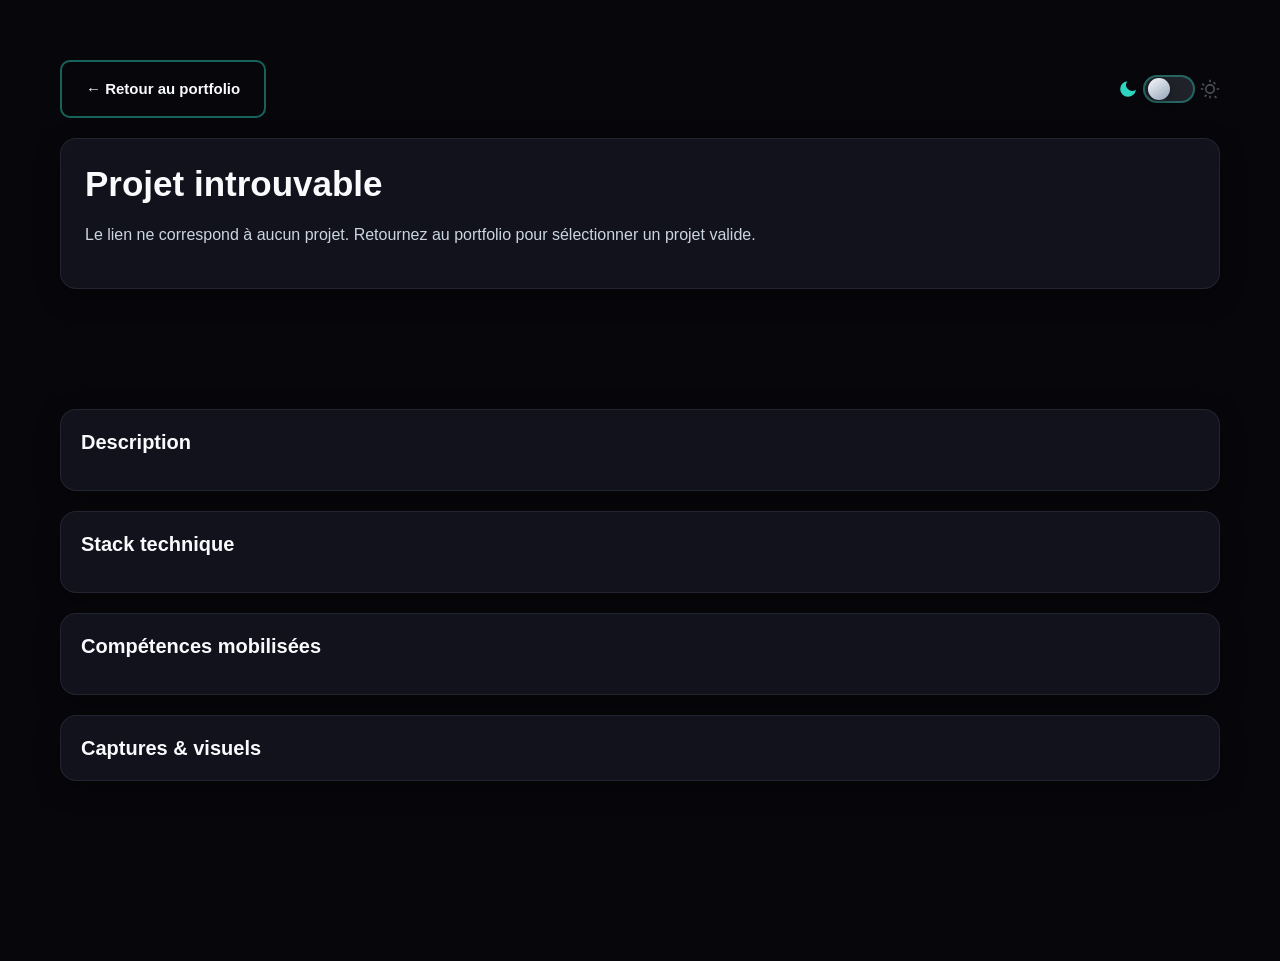
<file: project.html>
<!DOCTYPE html>
<html lang="fr">
<head>
  <meta charset="UTF-8">
  <meta name="viewport" content="width=device-width, initial-scale=1.0">
  <script>
    (function () {
      try {
        if (localStorage.getItem("portfolio-theme") === "light") {
          document.documentElement.setAttribute("data-theme", "light");
        }
      } catch (e) {}
    })();
  </script>
  <title>Détail projet | Auréol Mihinhayi</title>
  <link rel="stylesheet" href="./css/global.css">
  <script src="./js/global.js" defer></script>
  <script>
    (function () {
      try {
        var id = new URLSearchParams(window.location.search).get("id");
        if (id === "ecommerce-dashboard") {
          document.documentElement.classList.add("is-ecommerce-project");
        }
      } catch (e) {}
    })();
  </script>
  <style>
    .project-page {
      min-height: 100vh;
      background: var(--background-body);
      color: var(--color-body);
      padding: 3rem 0 5rem;
    }

    .project-shell {
      max-width: min(1200px, 96vw);
      margin: 0 auto;
    }

    .project-head {
      background: var(--surface-card);
      border: 1px solid var(--border-color);
      border-radius: 16px;
      box-shadow: var(--shadow-md);
      padding: 2.4rem;
      margin-bottom: 2rem;
    }

    .project-head h1 {
      margin: 0 0 0.8rem;
      color: var(--text-heading);
      font-size: clamp(2.3rem, 4vw, 3.5rem);
    }

    .project-meta {
      display: flex;
      flex-wrap: wrap;
      gap: 0.8rem;
      margin-top: 1rem;
    }

    .project-pill {
      display: inline-block;
      padding: 0.35rem 0.85rem;
      border-radius: 999px;
      background: rgba(45, 212, 191, 0.15);
      color: var(--color-primary);
      font-size: 1.25rem;
      font-weight: 600;
    }

    .project-grid {
      display: grid;
      grid-template-columns: 1fr;
      gap: 2rem;
    }

    .project-card {
      background: var(--surface-card);
      border: 1px solid var(--border-color);
      border-radius: 16px;
      box-shadow: var(--shadow-md);
      padding: 2rem;
    }

    .project-card h2 {
      margin-top: 0;
      color: var(--text-heading);
      font-size: 2rem;
    }

    .project-gallery {
      display: flex;
      flex-direction: column;
      gap: 1.75rem;
    }

    .project-gallery img {
      display: block;
      width: 100%;
      max-width: 100%;
      height: auto;
      max-height: min(92vh, 980px);
      object-fit: contain;
      object-position: center top;
      border-radius: 12px;
      border: 1px solid var(--border-color);
      box-shadow: var(--shadow-md);
      background: rgba(15, 23, 42, 0.4);
    }

    .project-docs {
      margin-top: 1.75rem;
      padding-top: 1.75rem;
      border-top: 1px solid var(--border-color);
    }

    .project-docs h3 {
      margin: 0 0 1rem;
      font-size: 1.65rem;
      color: var(--text-heading);
    }

    .project-docs__item {
      margin-bottom: 1.25rem;
    }

    .project-docs__item:last-child {
      margin-bottom: 0;
    }

    .project-docs__item strong {
      display: block;
      margin-bottom: 0.6rem;
      font-size: 1.35rem;
      color: var(--color-body);
    }

    .project-docs__actions {
      display: flex;
      flex-wrap: wrap;
      gap: 0.75rem;
      align-items: center;
    }

    .project-docs__actions .btn {
      margin: 0;
    }

    /* PDF e-commerce : affichage fiable même si le script du bas échoue */
    .project-docs--static-ecommerce {
      display: none;
    }

    html.is-ecommerce-project .project-docs--static-ecommerce {
      display: block;
    }
  </style>
</head>
<body>
  <main class="project-page">
    <div class="container project-shell">
      <div class="project-topbar">
        <a class="btn btn--ghost project-back" href="./index.html#portfolio">← Retour au portfolio</a>
        <div class="header__theme">
          <button type="button" class="theme-switch" data-theme-toggle role="switch" aria-checked="false" aria-label="Passer en mode clair">
            <svg class="theme-switch__glyph theme-switch__glyph--moon" width="20" height="20" viewBox="0 0 24 24" aria-hidden="true" focusable="false">
              <path fill="currentColor" d="M21 12.79A9 9 0 1 1 11.21 3 7 7 0 0 0 21 12.79z"/>
            </svg>
            <span class="theme-switch__track" aria-hidden="true"><span class="theme-switch__thumb"></span></span>
            <svg class="theme-switch__glyph theme-switch__glyph--sun" width="20" height="20" viewBox="0 0 24 24" aria-hidden="true" focusable="false">
              <path fill="currentColor" d="M12 18a6 6 0 1 1 0-12 6 6 0 0 1 0 12zm0-2a4 4 0 1 0 0-8 4 4 0 0 0 0 8zM11 1h2v3h-2V1zm0 19h2v3h-2v-3zM3.51 4.93l2.12 2.12-1.41 1.41L2.1 6.34l1.41-1.41zm14.85 14.85 2.12 2.12-1.41 1.41-2.12-2.12 1.41-1.41zM1 13v-2h3v2H1zm19 0v-2h3v2h-3zM6.34 21.9l-1.41-1.41 2.12-2.12 1.41 1.41-2.12 2.12zm12.73-16.55-1.41 1.41-2.12-2.12 1.41-1.41 2.12 2.12z"/>
            </svg>
          </button>
        </div>
      </div>

      <section class="project-head" id="project-head">
        <p>Chargement du projet...</p>
      </section>

      <section class="project-grid">
        <article class="project-card">
          <h2>Description</h2>
          <p id="project-description"></p>
          <div class="project-docs project-docs--static-ecommerce" aria-label="Documents PDF — Performance e-commerce">
            <h3>Documents (PDF)</h3>
            <div class="project-docs__item">
              <strong>Rapport d'analyse</strong>
              <div class="project-docs__actions">
                <a class="btn btn--primary btn--sm" href="./assets/rapport-analyse.pdf" download>Télécharger</a>
                <a class="btn btn--ghost btn--sm" href="./assets/rapport-analyse.pdf" target="_blank" rel="noopener noreferrer">Voir</a>
              </div>
            </div>
            <div class="project-docs__item">
              <strong>Présentation</strong>
              <div class="project-docs__actions">
                <a class="btn btn--primary btn--sm" href="./assets/presentation-1.pdf" download>Télécharger</a>
                <a class="btn btn--ghost btn--sm" href="./assets/presentation-1.pdf" target="_blank" rel="noopener noreferrer">Voir</a>
              </div>
            </div>
          </div>
          <div class="project-docs" id="project-docs" hidden></div>
        </article>

        <article class="project-card">
          <h2>Stack technique</h2>
          <ul id="project-tech"></ul>
        </article>

        <article class="project-card">
          <h2>Compétences mobilisées</h2>
          <ul id="project-skills"></ul>
        </article>

        <article class="project-card">
          <h2>Captures & visuels</h2>
          <div class="project-gallery" id="project-gallery"></div>
        </article>
      </section>
    </div>
  </main>

  <script>
    const PROJECTS = {
      "data-catalog": {
        title: "EDA — Catalogue streaming",
        category: "Data & analyse",
        year: "2025",
        description: "Analyse exploratoire d'un catalogue de contenus (films/séries) : volume dans le temps, répartition des types, top genres et qualité des colonnes via heatmap de complétude.",
        tech: ["Python", "Pandas", "NumPy", "Matplotlib", "Seaborn", "Jupyter Notebook"],
        skills: ["Data cleaning", "Agrégations", "Visualisation", "Lecture métier des résultats"],
        images: [
          "./img/01_volume_par_annee.png",
          "./img/02_repartition_type_contenu.png",
          "./img/03_top_genres.png",
          "./img/05_heatmap_completude.png"
        ]
      },
      "ecommerce-dashboard": {
        title: "Performance e-commerce",
        category: "Data & dashboard",
        year: "2025",
        description: "Dashboard interactif Streamlit pour analyser plus de 2,7M événements : KPI, funnel, tendances temporelles, produits performants, activité horaire et comportements utilisateurs.",
        tech: ["Python", "Pandas", "Streamlit", "Plotly"],
        skills: ["KPI", "Funnel de conversion", "Analyse comportementale", "Data storytelling"],
        images: [
          "./img/ecommerce/ecom-tableau-de-bord-kpi.png",
          "./img/ecommerce/ecom-funnel-conversion.png",
          "./img/ecommerce/ecom-heatmap-heure-jour.png",
          "./img/ecommerce/ecom-meilleurs-produits.png"
        ]
      },
      "homedoc-web": {
        title: "HomeDoc Web",
        category: "Développement web",
        year: "2025",
        description: "Développement d'une interface web métier pour le projet HomeDoc : gestion, tableaux de bord, intégration API et pages orientées usage.",
        tech: ["HTML", "CSS", "JavaScript", "PHP", "MySQL", "API REST"],
        skills: ["Conception front-end", "Back-end", "Intégration API", "Responsive"],
        images: [
          "./img/homedocweb1.png",
          "./img/medecin1.png",
          "./img/medecin2.png"
        ]
      },
      "cbace-cga": {
        title: "CBACE-CGA",
        category: "Refonte graphique & web",
        year: "2025",
        description: "Refonte visuelle et UX du site CBACE-CGA pour améliorer la lisibilité, la navigation et l'image professionnelle.",
        tech: ["HTML5", "CSS3", "JavaScript", "WordPress"],
        skills: ["Refonte UI", "UX", "Mise en page responsive", "Structuration contenu"],
        images: [
          "./img/CBACE 1.png",
          "./img/CBACE2.png",
          "./img/CBACE 3 (1).png",
          "./img/CBACE 3 (2).png",
          "./img/CBACE 3 (3).png"
        ]
      },
      "homedoc-app": {
        title: "HomeDoc App",
        category: "Application mobile",
        year: "2025",
        description: "Application mobile de suivi médical : création de compte, rendez-vous, suivi des consultations et ordonnances.",
        tech: ["Flutter", "Dart", "PHP", "MySQL", "API REST"],
        skills: ["Mobile app", "Architecture client/serveur", "Sécurisation parcours utilisateur"],
        images: [
          "./img/homedoc.png",
          "./img/connexionapplication.png",
          "./img/homedoc1.png",
          "./img/homedoc3.png"
        ]
      },
      "secca-sarl": {
        title: "Refonte du site Secca Sarl",
        category: "Développement web",
        year: "2024",
        description: "Refonte complète du site Secca Sarl sous WordPress avec objectif de modernisation, meilleure expérience utilisateur et performance.",
        tech: ["WordPress", "HTML5", "CSS3", "JavaScript"],
        skills: ["Refonte graphique", "Optimisation performance", "Responsive", "Gestion de contenu"],
        images: [
          "./img/secca sarl2.png",
          "./img/secca sarl 1.png",
          "./img/secca sarl 3.png"
        ]
      },
      "drive-ease-maquette": {
        title: "Drive Ease — Maquette UI/UX",
        category: "Design produit",
        year: "2025",
        description: "Maquette Figma d'une application d'apprentissage du code de la route avec une approche ergonomique et orientée progression utilisateur.",
        tech: ["Figma", "Prototype interactif", "Wireframing", "UX research"],
        skills: ["Design UI", "Conception UX", "Parcours utilisateur", "Prototype"],
        images: [
          "./img/maquettedrivease1.jpg",
          "./img/maquettedrivease2.jpg",
          "./img/maquettedrivease3.jpg",
          "./img/maquettedrivease4.jpg"
        ]
      },
      "drive-ease-app": {
        title: "Drive Ease — Application mobile",
        category: "Application mobile",
        year: "2025",
        description: "Application mobile de préparation au permis avec authentification, contenus pédagogiques, examens blancs et suivi temps réel via Firebase.",
        tech: ["Flutter", "Dart", "Firebase Authentication", "Cloud Firestore", "Firebase Storage"],
        skills: ["Développement mobile", "Temps réel", "Gestion authentification", "UX apprentissage"],
        images: [
          "./img/driveease1.png",
          "./img/driveease2.png",
          "./img/driveease3.png",
          "./img/driveease4.png"
        ]
      }
    };

    const params = new URLSearchParams(window.location.search);
    const id = params.get("id");
    const project = PROJECTS[id];

    const head = document.getElementById("project-head");
    const description = document.getElementById("project-description");
    const docsEl = document.getElementById("project-docs");
    const tech = document.getElementById("project-tech");
    const skills = document.getElementById("project-skills");
    const gallery = document.getElementById("project-gallery");

    if (!project) {
      head.innerHTML = "<h1>Projet introuvable</h1><p>Le lien ne correspond à aucun projet. Retournez au portfolio pour sélectionner un projet valide.</p>";
      if (docsEl) {
        docsEl.setAttribute("hidden", "");
        docsEl.innerHTML = "";
      }
    } else {
      document.title = project.title + " | Projet";
      head.innerHTML = `
        <h1>${project.title}</h1>
        <p>${project.description}</p>
        <div class="project-meta">
          <span class="project-pill">${project.category}</span>
          <span class="project-pill">Année : ${project.year}</span>
        </div>
      `;
      description.textContent = project.description;

      if (project.documents && project.documents.length) {
        docsEl.removeAttribute("hidden");
        docsEl.style.display = "block";
        docsEl.innerHTML =
          "<h3>Documents (PDF)</h3>" +
          project.documents
            .map((doc) => {
              const href = encodeURI(doc.file);
              const title = String(doc.title).replace(/</g, "&lt;").replace(/>/g, "&gt;");
              return `<div class="project-docs__item">
            <strong>${title}</strong>
            <div class="project-docs__actions">
              <a class="btn btn--primary btn--sm" href="${href}" download>Télécharger</a>
              <a class="btn btn--ghost btn--sm" href="${href}" target="_blank" rel="noopener noreferrer">Voir</a>
            </div>
          </div>`;
            })
            .join("");
      } else {
        docsEl.setAttribute("hidden", "");
        docsEl.style.display = "";
        docsEl.innerHTML = "";
      }

      tech.innerHTML = project.tech.map((item) => `<li>${item}</li>`).join("");
      skills.innerHTML = project.skills.map((item) => `<li>${item}</li>`).join("");
      gallery.innerHTML = project.images.map((img, index) =>
        `<img src="${encodeURI(img)}" loading="lazy" alt="${project.title} - visuel ${index + 1}">`
      ).join("");
    }
  </script>
</body>
</html>
</file>
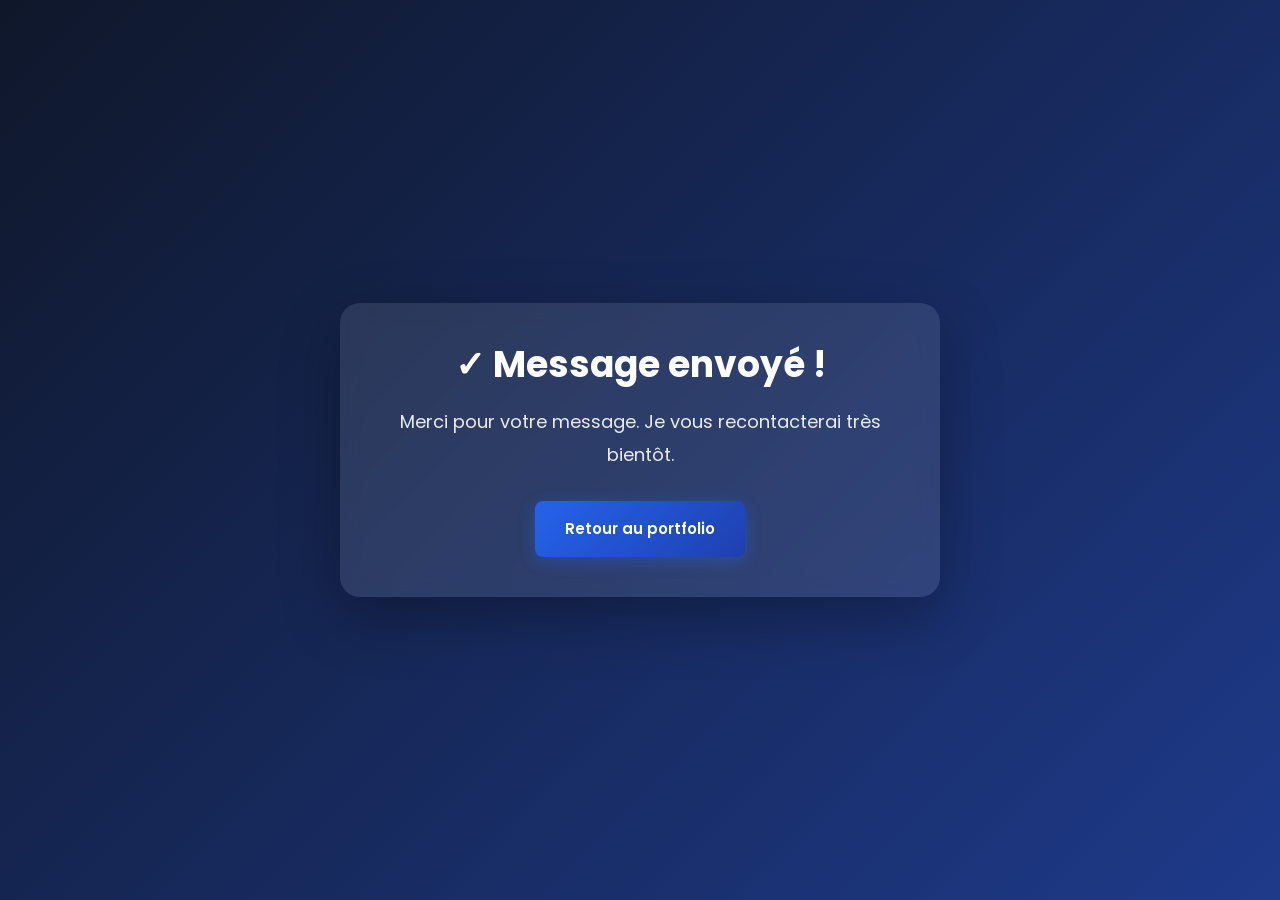
<file: thanks.html>
<!DOCTYPE html>
<html lang="fr">

<head>
  <meta charset="UTF-8">
  <meta http-equiv="X-UA-Compatible" content="IE=edge">
  <meta name="viewport" content="width=device-width, initial-scale=1.0">
  <title>Message envoyé - Portfolio Auréol Mihinhayi</title>
  <link rel="preconnect" href="https://fonts.googleapis.com">
  <link rel="preconnect" href="https://fonts.gstatic.com" crossorigin>
  <link href="https://fonts.googleapis.com/css2?family=Poppins:wght@300;500;700&display=swap" rel="stylesheet">
  <link rel="stylesheet" href="./css/global.css">
  <style>
    body {
      display: flex;
      align-items: center;
      justify-content: center;
      min-height: 100vh;
      background: linear-gradient(135deg, #0f172a 0%, #1e3a8a 100%);
      color: #fff;
      text-align: center;
      padding: 2rem;
    }
    
    .thanks-container {
      max-width: 600px;
      background: rgba(255, 255, 255, 0.1);
      backdrop-filter: blur(10px);
      padding: 4rem;
      border-radius: 20px;
      box-shadow: 0 20px 60px rgba(0, 0, 0, 0.3);
    }
    
    h1 {
      color: #fff;
      font-size: 3.6rem;
      margin-bottom: 2rem;
    }
    
    p {
      font-size: 1.8rem;
      line-height: 1.8;
      color: rgba(255, 255, 255, 0.9);
      margin-bottom: 3rem;
    }
    
    .btn {
      display: inline-block;
      padding: 1.5rem 3rem;
      background: linear-gradient(135deg, #2563eb 0%, #1e40af 100%);
      color: #fff;
      text-decoration: none;
      border-radius: 8px;
      font-weight: 600;
      transition: all 0.3s ease;
      box-shadow: 0 4px 15px rgba(37, 99, 235, 0.4);
    }
    
    .btn:hover {
      transform: translateY(-2px);
      box-shadow: 0 6px 20px rgba(37, 99, 235, 0.6);
    }
  </style>
</head>

<body>
  <div class="thanks-container">
    <h1>✓ Message envoyé !</h1>
    <p>Merci pour votre message. Je vous recontacterai très bientôt.</p>
    <a href="./index.html" class="btn">Retour au portfolio</a>
  </div>
</body>

</html>
</file>
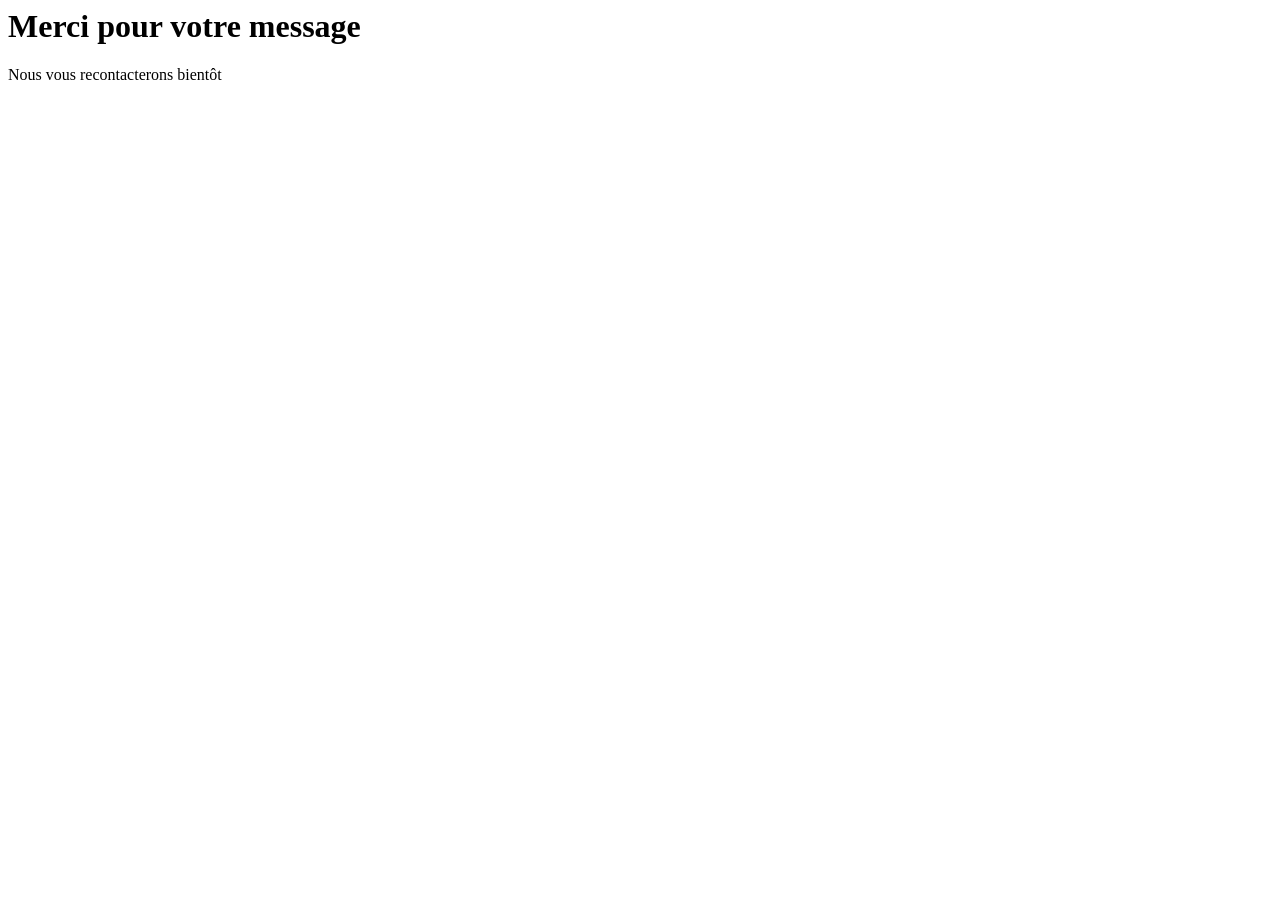
<file: css/thanks.html>
<html lang="fr">

<head>
  <meta charset="UTF-8">
  <meta http-equiv="X-UA-Compatible" content="IE=edge">
  <meta name="viewport" content="width=device-width, initial-scale=1.0">
  <title>Document</title>
</head>

<body>
  <h1>Merci pour votre message</h1>
  <p>Nous vous recontacterons bientôt</p>
</body>

</html>
</file>
<file: css/global.css>
/* Base & Variables — thème portfolio dark / data */
:root {
  color-scheme: dark;
  --color-primary: #2dd4bf;
  --color-primary-dark: #0d9488;
  --color-accent: #818cf8;
  --color-secondary: #94a3b8;
  --color-body: #cbd5e1;
  --color-body-light: #94a3b8;
  --text-heading: #f8fafc;
  --background-body: #07070b;
  --background-light: #0c0c14;
  --background-dark: #0f172a;
  --surface-card: #12121c;
  --surface-card-hover: #181824;
  --border-color: rgba(148, 163, 184, 0.12);
  --shadow-sm: 0 1px 2px rgba(0, 0, 0, 0.4);
  --shadow-md: 0 8px 24px rgba(0, 0, 0, 0.35);
  --shadow-lg: 0 16px 48px rgba(0, 0, 0, 0.45);
  --shadow-xl: 0 24px 64px rgba(0, 0, 0, 0.5);
  --shadow-glow: 0 0 40px rgba(45, 212, 191, 0.25);
  --font-display: 'Syne', 'Poppins', sans-serif;
  --font-body: 'DM Sans', 'Poppins', sans-serif;
}

* {
  box-sizing: border-box;
}

html {
  font-size: 62.5%;
  scroll-behavior: smooth;
  margin: 0;
  padding: 0;
}

body {
  font-family: var(--font-body);
  font-size: 1.6rem;
  line-height: 1.7;
  color: var(--color-body);
  margin: 0;
  padding-bottom: 0;
  background: var(--background-body);
  background-image:
    radial-gradient(ellipse 120% 80% at 50% -40%, rgba(45, 212, 191, 0.12), transparent 55%),
    radial-gradient(ellipse 60% 40% at 100% 0%, rgba(129, 140, 248, 0.08), transparent 50%);
  background-attachment: fixed;
  -webkit-font-smoothing: antialiased;
  -moz-osx-font-smoothing: grayscale;
  overflow-x: hidden;
  cursor: default;
}

* {
  cursor: inherit;
}

a, button {
  cursor: pointer;
}

h1,
h2,
h3,
h4,
h5,
h6 {
  font-family: var(--font-display);
  color: var(--text-heading);
  font-weight: 600;
  line-height: 1.2;
  margin: 0;
}

h1,
.h1 {
  font-size: 4.8rem;
  font-weight: 700;
}

h2,
.h2 {
  font-size: 3.6rem;
  text-transform: none;
  font-weight: 700;
}

h3,
.h3 {
  font-size: 2.4rem;
  font-weight: 600;
}

h4 {
  font-size: 2rem;
}

a {
  text-decoration: none;
  color: inherit;
  transition: all 0.3s ease;
}

img {
  max-width: 100%;
  height: auto;
  display: block;
}

ul {
  padding-left: 2rem;
}

li {
  margin-bottom: 0.5rem;
}

.list-unstyled {
  list-style: none;
  margin: 0;
  padding: 0;
}

.category {
  margin: 0;
  font-size: 1.2rem;
  text-transform: uppercase;
  color: var(--color-secondary);
  font-weight: 500;
  letter-spacing: 0.5px;
}

/* Layout */
.container {
  padding: 2rem;
  max-width: 1200px;
  margin: 0 auto;
}

.d-flex {
  display: flex;
  align-items: center;
  justify-content: space-between;
}

.grid {
  display: flex;
  flex-wrap: wrap;
  gap: 2rem;
}

.grid__item {
  flex: 1 1 100%;
}

@media screen and (min-width: 750px) {
  .container {
    padding: 3rem 2rem;
  }

  .grid__item {
    flex: 1 1 calc(50% - 1rem);
  }
}

/* Animations Globales */
@keyframes fadeInUp {
  from {
    opacity: 0;
    transform: translateY(30px);
  }
  to {
    opacity: 1;
    transform: translateY(0);
  }
}

@keyframes fadeInDown {
  from {
    opacity: 0;
    transform: translateY(-30px);
  }
  to {
    opacity: 1;
    transform: translateY(0);
  }
}

@keyframes fadeInLeft {
  from {
    opacity: 0;
    transform: translateX(-50px);
  }
  to {
    opacity: 1;
    transform: translateX(0);
  }
}

@keyframes fadeInRight {
  from {
    opacity: 0;
    transform: translateX(50px);
  }
  to {
    opacity: 1;
    transform: translateX(0);
  }
}

@keyframes scaleIn {
  from {
    opacity: 0;
    transform: scale(0.9);
  }
  to {
    opacity: 1;
    transform: scale(1);
  }
}

@keyframes pulse {
  0%, 100% {
    transform: scale(1);
  }
  50% {
    transform: scale(1.05);
  }
}

@keyframes float {
  0%, 100% {
    transform: translateY(0px);
  }
  50% {
    transform: translateY(-20px);
  }
}

@keyframes gradient {
  0% {
    background-position: 0% 50%;
  }
  50% {
    background-position: 100% 50%;
  }
  100% {
    background-position: 0% 50%;
  }
}

@keyframes shine {
  0% {
    background-position: -100% 0;
  }
  100% {
    background-position: 200% 0;
  }
}

@keyframes slideInLeft {
  from {
    transform: translateX(-100%);
    opacity: 0;
  }
  to {
    transform: translateX(0);
    opacity: 1;
  }
}

@keyframes slideInRight {
  from {
    transform: translateX(100%);
    opacity: 0;
  }
  to {
    transform: translateX(0);
    opacity: 1;
  }
}

@keyframes rotate {
  from {
    transform: rotate(0deg);
  }
  to {
    transform: rotate(360deg);
  }
}

/* Classes d'animation pour JavaScript */
.animate-on-scroll {
  opacity: 0;
  transition: all 0.8s cubic-bezier(0.25, 0.46, 0.45, 0.94);
}

.animate-on-scroll.animated {
  opacity: 1;
}

.fade-in-up {
  transform: translateY(50px);
}

.fade-in-up.animated {
  transform: translateY(0);
}

.fade-in-left {
  transform: translateX(-50px);
}

.fade-in-left.animated {
  transform: translateX(0);
}

.fade-in-right {
  transform: translateX(50px);
}

.fade-in-right.animated {
  transform: translateX(0);
}

.scale-in {
  transform: scale(0.8);
}

.scale-in.animated {
  transform: scale(1);
}

/* Sections */
section {
  padding: 8rem 0;
  position: relative;
}

.section-title {
  margin-bottom: 2rem;
  font-size: 4rem;
  text-align: center;
  position: relative;
  display: inline-block;
  width: 100%;
}

.section-title::after {
  content: '';
  position: absolute;
  bottom: -10px;
  left: 50%;
  transform: translateX(-50%);
  width: 80px;
  height: 4px;
  background: linear-gradient(90deg, var(--color-primary) 0%, var(--color-accent) 100%);
  border-radius: 2px;
  animation: scaleIn 0.6s ease-out 0.3s both;
  box-shadow: 0 0 20px rgba(45, 212, 191, 0.4);
}

.section-header {
  text-align: center;
  max-width: 800px;
  margin: 0 auto 5rem;
}

.section-header p {
  font-size: 1.8rem;
  color: var(--color-body-light);
  line-height: 1.8;
}

@media screen and (min-width: 750px) {
  .section-title {
    font-size: 4.8rem;
  }

  section {
    padding: 10rem 0;
  }
}

/* Moins d’espace vide entre le formulaire et le footer */
section#contact {
  padding-bottom: 3.5rem;
}

@media screen and (min-width: 750px) {
  section#contact {
    padding-bottom: 4.5rem;
  }
}

/* Header */
.header {
  background: rgba(7, 7, 11, 0.82);
  border-bottom: 1px solid var(--border-color);
  position: sticky;
  top: 0;
  z-index: 1000;
  box-shadow: var(--shadow-sm);
  backdrop-filter: blur(16px) saturate(1.2);
  transition: all 0.35s ease;
}

.header.scrolled {
  box-shadow: var(--shadow-md);
  background: rgba(7, 7, 11, 0.94);
}

.header .container {
  padding: 1.5rem 2rem;
}

.header .logo {
  font-family: var(--font-display);
  font-size: 2rem;
  font-weight: 700;
  letter-spacing: -0.5px;
  color: var(--text-heading);
  position: relative;
  transition: all 0.3s ease;
}

.header .logo::before {
  content: '';
  position: absolute;
  left: -10px;
  top: 50%;
  transform: translateY(-50%);
  width: 4px;
  height: 100%;
  background: linear-gradient(180deg, var(--color-primary) 0%, var(--color-primary-dark) 100%);
  opacity: 0;
  transition: all 0.3s ease;
}

.header .logo:hover::before {
  opacity: 1;
  left: -15px;
}

.header .logo:hover {
  color: var(--color-primary);
  transform: translateX(5px);
}

.header li {
  display: inline-flex;
  align-items: center;
  padding: 0 1rem;
}

.header a {
  color: var(--color-body);
  font-weight: 500;
  font-size: 1.5rem;
  padding: 0.5rem 1rem;
  border-radius: 6px;
  transition: all 0.3s ease;
  position: relative;
}

.header a::after {
  content: '';
  position: absolute;
  bottom: 0;
  left: 50%;
  transform: translateX(-50%) scaleX(0);
  width: 80%;
  height: 2px;
  background: var(--color-primary);
  transition: transform 0.3s ease;
}

.header a:hover::after {
  transform: translateX(-50%) scaleX(1);
}

.header a:hover {
  color: var(--color-primary);
  background: var(--background-light);
}

.header .right {
  display: flex;
  align-items: center;
  gap: 1rem;
  position: relative;
  z-index: 2;
  flex-shrink: 0;
}

/* Social Icons - Visible and Styled */
.socials {
  display: flex;
  gap: 1rem;
  align-items: center;
}

.socials li {
  margin: 0;
  padding: 0;
}

.socials a {
  display: flex;
  align-items: center;
  justify-content: center;
  width: 40px;
  height: 40px;
  border-radius: 8px;
  background: var(--surface-card);
  color: var(--color-body);
  transition: all 0.3s ease;
  border: 2px solid var(--border-color);
  position: relative;
  overflow: hidden;
}

.socials a::before {
  content: '';
  position: absolute;
  top: 50%;
  left: 50%;
  width: 0;
  height: 0;
  border-radius: 50%;
  background: var(--color-primary);
  transform: translate(-50%, -50%);
  transition: width 0.6s, height 0.6s;
}

.socials a:hover::before {
  width: 300px;
  height: 300px;
}

.socials a:hover {
  color: #fff;
  border-color: var(--color-primary);
  transform: translateY(-3px) rotate(5deg);
  box-shadow: var(--shadow-glow);
}

.socials .icon {
  width: 20px;
  height: 20px;
  fill: currentColor;
  position: relative;
  z-index: 1;
}

.header .socials .icon {
  width: 18px;
  height: 18px;
}

/* Burger Menu */
.burger {
  background: none;
  border: none;
  width: 35px;
  height: 35px;
  cursor: pointer;
  position: relative;
  display: flex;
  align-items: center;
  justify-content: center;
}

.burger .bar {
  display: block;
  width: 24px;
  height: 2px;
  background: var(--color-body);
  transition: all 0.3s ease;
}

.burger .bar::before,
.burger .bar::after {
  display: block;
  content: "";
  width: 24px;
  height: 2px;
  background: var(--color-body);
  position: absolute;
  transition: all 0.3s ease;
}

.burger .bar::before {
  transform: translateY(-8px);
}

.burger .bar::after {
  transform: translateY(8px);
}

@media screen and (max-width: 749px) {
  nav {
    display: flex;
    justify-content: center;
    align-items: center;
    flex-direction: column;
    position: fixed;
    top: 60px;
    left: 110%;
    width: 0;
    overflow: hidden;
    opacity: 0;
    height: calc(100vh - 60px);
    background: var(--background-body);
    transition: all 0.4s ease-out;
    box-shadow: var(--shadow-lg);
    pointer-events: none;
  }

  nav .menu li {
    display: flex;
    justify-content: center;
    width: 100%;
    padding: 0;
  }

  nav .menu a {
    display: block;
    font-size: 2rem;
    padding: 2rem;
    width: 100%;
    text-align: center;
    transition: all 0.4s;
  }

  .show-nav nav {
    opacity: 1;
    width: 100%;
    left: 0;
    z-index: 999;
    pointer-events: auto;
  }

  .show-nav nav li a:hover {
    background: var(--surface-card);
    color: var(--color-primary);
    transform: translateX(10px);
  }

  .show-nav .burger .bar {
    width: 0;
  }

  .show-nav .burger .bar::before {
    transform: rotate(-45deg);
  }

  .show-nav .burger .bar::after {
    transform: rotate(45deg);
  }
}

@media screen and (min-width: 750px) {
  .navbar {
    display: flex;
  }

  .burger {
    display: none;
  }

  .header .socials {
    margin-right: 1rem;
  }
}

/* Hero — fond animé, mailles et orbes */
.hero {
  background: linear-gradient(160deg, #050508 0%, #0a1628 45%, #0c0c14 100%);
  color: #fff;
  padding: 4rem 0;
  position: relative;
  overflow: hidden;
  min-height: 78vh;
  display: flex;
  align-items: center;
}

.hero__photo {
  position: absolute;
  inset: 0;
  background-image: url("../img/codeur.jpg");
  background-size: cover;
  background-position: center 20%;
  opacity: 0.18;
  filter: saturate(1.05);
  transform: scale(1.02);
}

.hero__photo::after {
  content: "";
  position: absolute;
  inset: 0;
  background: linear-gradient(
    105deg,
    rgba(5, 5, 8, 0.92) 0%,
    rgba(10, 22, 40, 0.82) 42%,
    rgba(5, 5, 8, 0.55) 100%
  );
}

.hero__bg {
  position: absolute;
  inset: 0;
  pointer-events: none;
  z-index: 0;
}

.hero__grid {
  position: absolute;
  inset: 0;
  background-image:
    linear-gradient(rgba(45, 212, 191, 0.04) 1px, transparent 1px),
    linear-gradient(90deg, rgba(45, 212, 191, 0.04) 1px, transparent 1px);
  background-size: 48px 48px;
  mask-image: radial-gradient(ellipse 70% 60% at 50% 40%, black 20%, transparent 70%);
  animation: heroGridDrift 24s linear infinite;
}

@keyframes heroGridDrift {
  0% { transform: translate(0, 0); }
  100% { transform: translate(48px, 48px); }
}

.hero__orb {
  position: absolute;
  border-radius: 50%;
  filter: blur(60px);
  opacity: 0.55;
  animation: heroOrbFloat 14s ease-in-out infinite;
}

.hero__orb--1 {
  width: min(50vw, 420px);
  height: min(50vw, 420px);
  background: radial-gradient(circle, rgba(45, 212, 191, 0.5) 0%, transparent 70%);
  top: -10%;
  right: -5%;
  animation-delay: 0s;
}

.hero__orb--2 {
  width: min(40vw, 320px);
  height: min(40vw, 320px);
  background: radial-gradient(circle, rgba(129, 140, 248, 0.45) 0%, transparent 70%);
  bottom: 5%;
  left: -8%;
  animation-delay: -7s;
}

@keyframes heroOrbFloat {
  0%, 100% { transform: translate(0, 0) scale(1); }
  50% { transform: translate(20px, -24px) scale(1.08); }
}

.hero::before {
  content: '';
  position: absolute;
  top: 0;
  left: 0;
  right: 0;
  bottom: 0;
  background: url("data:image/svg+xml,%3Csvg width='60' height='60' viewBox='0 0 60 60' xmlns='http://www.w3.org/2000/svg'%3E%3Cg fill='none' fill-rule='evenodd'%3E%3Cg fill='%232dd4bf' fill-opacity='0.04'%3E%3Cpath d='M36 34v-4h-2v4h-4v2h4v4h2v-4h4v-2h-4zm0-30V0h-2v4h-4v2h4v4h2V6h4V4h-4zM6 34v-4H4v4H0v2h4v4h2v-4h4v-2H6zM6 4V0H4v4H0v2h4v4h2V6h4V4H6z'/%3E%3C/g%3E%3C/g%3E%3C/svg%3E");
  opacity: 0.5;
  animation: rotate 28s linear infinite;
  z-index: 0;
}

.hero::after {
  content: '';
  position: absolute;
  top: -50%;
  right: -30%;
  width: 120%;
  height: 120%;
  background: radial-gradient(circle, rgba(45, 212, 191, 0.08) 0%, transparent 55%);
  animation: pulse 6s ease-in-out infinite;
  z-index: 0;
}

.hero .container {
  position: relative;
  z-index: 1;
}

.hero__grid-main {
  max-width: 720px;
  margin: 0;
}

.hero__item--main {
  text-align: left;
}

.hero .title {
  color: #fff;
  font-size: 3.6rem;
  margin: 1.6rem 0 2rem 0;
  font-weight: 800;
  font-family: var(--font-display);
  background: linear-gradient(105deg, #f8fafc 0%, #2dd4bf 45%, #a5b4fc 100%);
  background-size: 200% auto;
  -webkit-background-clip: text;
  -webkit-text-fill-color: transparent;
  background-clip: text;
  animation: gradient 5s ease infinite, fadeInUp 1s ease-out;
}

.hero .title strong {
  font-weight: 800;
  -webkit-text-fill-color: transparent;
  background: linear-gradient(105deg, #ffffff 0%, #5eead4 40%, #c4b5fd 100%);
  background-size: 200% auto;
  -webkit-background-clip: text;
  background-clip: text;
}

.hero__item {
  display: flex;
  flex-direction: column;
  justify-content: center;
}

.hero__item span,
.hero__item--main > span {
  text-transform: uppercase;
  font-size: 1.4rem;
  letter-spacing: 2px;
  color: rgba(255, 255, 255, 0.8);
  margin-bottom: 1rem;
  font-weight: 500;
  animation: fadeInDown 0.8s ease-out;
}

.hero__item.left p,
.hero__item--main p {
  font-size: 1.8rem;
  color: rgba(255, 255, 255, 0.9);
  line-height: 1.8;
  margin-top: 1rem;
  animation: fadeInUp 1s ease-out 0.2s both;
}

.hero__actions {
  display: flex;
  flex-wrap: wrap;
  gap: 1.2rem;
  margin-top: 2.4rem;
  animation: fadeInUp 1s ease-out 0.35s both;
}

.btn {
  display: inline-flex;
  align-items: center;
  justify-content: center;
  padding: 1.4rem 2.4rem;
  font-size: 1.5rem;
  font-family: var(--font-body);
  font-weight: 600;
  border-radius: 10px;
  text-decoration: none;
  transition: transform 0.25s ease, box-shadow 0.25s ease, background 0.25s ease;
}

.hero__actions .btn {
  margin: 0;
}

.btn--primary {
  background: linear-gradient(135deg, var(--color-primary) 0%, var(--color-primary-dark) 100%);
  color: #042f2e !important;
  font-weight: 700;
  border: none;
  box-shadow: 0 4px 24px rgba(45, 212, 191, 0.35);
}

.btn--primary:hover {
  transform: translateY(-3px);
  box-shadow: 0 8px 32px rgba(45, 212, 191, 0.45);
}

.btn--ghost {
  background: transparent;
  color: var(--text-heading) !important;
  border: 2px solid rgba(45, 212, 191, 0.45);
  font-weight: 600;
}

.btn--ghost:hover {
  background: rgba(45, 212, 191, 0.1);
  border-color: var(--color-primary);
}

.cv-strip {
  padding: 4.5rem 0;
  position: relative;
  background: linear-gradient(100deg, rgba(45, 212, 191, 0.07) 0%, rgba(129, 140, 248, 0.07) 100%);
  border-top: 1px solid var(--border-color);
  border-bottom: 1px solid var(--border-color);
}

.cv-strip__inner {
  display: flex;
  flex-direction: column;
  align-items: center;
  justify-content: space-between;
  gap: 2.4rem;
  text-align: center;
  max-width: 920px;
  margin: 0 auto;
}

.cv-strip h2 {
  font-size: clamp(2.4rem, 4vw, 3.2rem);
  margin-bottom: 1rem;
}

.cv-strip p {
  color: var(--color-body-light);
  margin: 0;
  line-height: 1.75;
  max-width: 540px;
}

.btn-download {
  flex-shrink: 0;
  white-space: nowrap;
}

@media screen and (min-width: 750px) {
  .cv-strip__inner {
    flex-direction: row;
    text-align: left;
    align-items: center;
  }

  .cv-strip p {
    margin-right: auto;
  }
}

.modal__content .h3 {
  color: var(--text-heading);
  margin-top: 2rem;
}

@media screen and (max-width: 749px) {
  .hero .title {
    font-size: 2.8rem;
  }

  .hero__item--main {
    text-align: center;
  }

  .hero__actions {
    justify-content: center;
  }
}

@media screen and (min-width: 750px) {
  .hero {
    padding: 6rem 0 7rem;
    min-height: 82vh;
  }

  .hero__item--main {
    animation: fadeInLeft 1s ease-out;
  }

  .hero .title {
    font-size: 5.2rem;
  }
}

/* About Section */
.about {
  background: var(--background-body);
}

.about img {
  width: 100%;
  height: auto;
  border-radius: 16px;
  box-shadow: var(--shadow-lg);
  object-fit: cover;
  transition: all 0.5s ease;
}

.about img:hover {
  transform: scale(1.03) rotate(1deg);
  box-shadow: var(--shadow-xl);
}

@media screen and (min-width: 750px) {
  .about img {
    max-height: 600px;
    object-fit: cover;
  }
}

/* Services Section */
.services {
  background: var(--background-light);
}

.services-grid {
  display: grid;
  grid-template-columns: 1fr;
  gap: 2rem;
}

@media screen and (min-width: 700px) {
  .services-grid {
    grid-template-columns: repeat(2, minmax(0, 1fr));
  }
}

@media screen and (min-width: 1050px) {
  .services-grid {
    grid-template-columns: repeat(3, minmax(0, 1fr));
  }
}

.services .services-grid .service {
  margin-bottom: 0;
  height: 100%;
  box-sizing: border-box;
}

.service {
  background: var(--surface-card);
  padding: 3rem;
  border-radius: 16px;
  box-shadow: var(--shadow-md);
  margin-bottom: 2rem;
  transition: all 0.4s cubic-bezier(0.25, 0.46, 0.45, 0.94);
  border: 1px solid var(--border-color);
  position: relative;
  overflow: hidden;
}

.service::before {
  content: '';
  position: absolute;
  top: 0;
  left: -100%;
  width: 100%;
  height: 100%;
  background: linear-gradient(90deg, transparent, rgba(37, 99, 235, 0.1), transparent);
  transition: left 0.5s;
}

.service:hover::before {
  left: 100%;
}

.service:hover {
  transform: translateY(-10px) scale(1.02);
  box-shadow: var(--shadow-xl), var(--shadow-glow);
  border-color: var(--color-primary);
}

.service__icon {
  display: flex;
  align-items: center;
  justify-content: center;
  width: 70px;
  height: 70px;
  border-radius: 16px;
  background: linear-gradient(135deg, var(--color-primary) 0%, var(--color-primary-dark) 100%);
  color: #fff;
  margin-bottom: 2rem;
  flex-shrink: 0;
  transition: all 0.4s ease;
  position: relative;
}

.service__icon::after {
  content: '';
  position: absolute;
  top: -2px;
  left: -2px;
  right: -2px;
  bottom: -2px;
  background: linear-gradient(135deg, var(--color-primary) 0%, var(--color-primary-dark) 100%);
  border-radius: 18px;
  z-index: -1;
  opacity: 0;
  filter: blur(10px);
  transition: opacity 0.4s;
}

.service:hover .service__icon {
  transform: rotate(10deg) scale(1.1);
}

.service:hover .service__icon::after {
  opacity: 1;
}

.service__icon svg {
  width: 32px;
  height: 32px;
}

.service__content {
  flex: 1;
}

.service h3 {
  margin-bottom: 1rem;
  color: var(--text-heading);
  font-size: 1.8rem;
  transition: color 0.3s ease;
}

.service:hover h3 {
  color: var(--color-primary);
}

.service p {
  color: var(--color-body-light);
  line-height: 1.7;
}

@media screen and (max-width: 749px) {
  .service {
    text-align: center;
  }

  .service__icon {
    margin: 0 auto 2rem;
  }
}

@media screen and (min-width: 750px) {
  .service {
    display: flex;
    align-items: flex-start;
    gap: 2rem;
  }

  .service__icon {
    margin-bottom: 0;
  }
}

/* Skills Section */
.skills {
  background: var(--background-body);
  position: relative;
}

.skills h3 {
  margin-bottom: 2rem;
  color: var(--text-heading);
}

.skills h4 {
  margin: 0 0 0.5rem 0;
  color: var(--text-heading);
  font-size: 1.6rem;
}

.skills p {
  margin: 0 0 1.5rem 0;
  color: var(--color-body-light);
}

.skills li {
  background-color: var(--surface-card);
  border-left: 4px solid var(--color-primary);
  padding: 1.5rem 2rem;
  margin-bottom: 1.5rem;
  border-radius: 8px;
  transition: all 0.4s cubic-bezier(0.25, 0.46, 0.45, 0.94);
  position: relative;
  overflow: hidden;
}

.skills li::before {
  content: '';
  position: absolute;
  left: 0;
  top: 0;
  height: 100%;
  width: 0;
  background: linear-gradient(90deg, var(--color-primary), var(--color-primary-dark));
  transition: width 0.4s ease;
  z-index: 0;
}

.skills li:hover::before {
  width: 100%;
}

.skills li:hover {
  transform: translateX(10px) scale(1.02);
  box-shadow: var(--shadow-lg);
  border-left-color: var(--color-primary-dark);
  color: #fff;
}

.skills li:hover h4,
.skills li:hover p {
  color: #fff;
  position: relative;
  z-index: 1;
}

.skills .progressbar {
  background: var(--background-body);
  border-radius: 12px;
  overflow: hidden;
  margin-bottom: 2rem;
  box-shadow: inset 0 2px 8px rgba(0, 0, 0, 0.35);
  border: 1px solid var(--border-color);
  position: relative;
}

.skills .progressbar::before {
  content: '';
  position: absolute;
  top: 0;
  left: 0;
  right: 0;
  bottom: 0;
  background: linear-gradient(90deg, transparent, rgba(255, 255, 255, 0.3), transparent);
  animation: shine 2s infinite;
}

.skills .bar {
  background: linear-gradient(90deg, var(--color-primary) 0%, var(--color-primary-dark) 100%);
  background-size: 200% 100%;
  padding: 1.2rem 1.5rem;
  color: #fff;
  font-weight: 600;
  border-radius: 12px;
  transition: width 1.5s cubic-bezier(0.25, 0.46, 0.45, 0.94);
  position: relative;
  animation: gradient 3s ease infinite;
}

.skills .bar::after {
  content: '';
  position: absolute;
  top: 0;
  left: 0;
  right: 0;
  bottom: 0;
  background: linear-gradient(90deg, transparent, rgba(255, 255, 255, 0.2), transparent);
  animation: shine 2s infinite;
}

/* Experience Section */
.experience {
  background: var(--background-body);
}

.experience-item {
  background: var(--surface-card);
  padding: 3rem;
  border-radius: 16px;
  box-shadow: var(--shadow-md);
  border-left: 4px solid var(--color-primary);
  margin-bottom: 2rem;
  transition: all 0.4s ease;
  position: relative;
  overflow: hidden;
}

.experience-item::before {
  content: '';
  position: absolute;
  top: 0;
  left: 0;
  width: 4px;
  height: 100%;
  background: linear-gradient(180deg, var(--color-primary) 0%, var(--color-primary-dark) 100%);
  transform: scaleY(0);
  transform-origin: bottom;
  transition: transform 0.4s ease;
}

.experience-item:hover::before {
  transform: scaleY(1);
}

.experience-item:hover {
  transform: translateX(10px);
  box-shadow: var(--shadow-xl);
}

.experience-item h3 {
  color: var(--text-heading);
  margin-bottom: 0.5rem;
  font-size: 2rem;
}

.experience-item .company {
  color: var(--color-primary);
  font-weight: 600;
  font-size: 1.6rem;
  margin: 0.5rem 0;
}

.experience-item .period {
  color: var(--color-body-light);
  font-size: 1.4rem;
  font-style: italic;
  margin: 0.5rem 0 1.5rem 0;
}

.experience-item ul {
  list-style: none;
  padding: 0;
  margin: 0;
}

.experience-item li {
  padding-left: 2rem;
  position: relative;
  margin-bottom: 1rem;
  color: var(--color-body-light);
  line-height: 1.7;
  transition: all 0.3s ease;
}

.experience-item li::before {
  content: "▸";
  position: absolute;
  left: 0;
  color: var(--color-primary);
  font-weight: bold;
  transition: transform 0.3s ease;
}

.experience-item li:hover {
  transform: translateX(5px);
  color: var(--color-body);
}

.experience-item li:hover::before {
  transform: translateX(5px);
}

.experience-item--languages {
  margin-bottom: 2.5rem;
  padding: 2rem 2.5rem;
}

.experience-item--languages h3 {
  font-size: 1.65rem;
  margin-bottom: 1rem;
}

.experience-lang-list {
  display: flex;
  flex-wrap: wrap;
  gap: 0.75rem 2.5rem;
}

.experience-lang-list li {
  padding-left: 0;
  margin-bottom: 0;
  color: var(--color-body-light);
}

.experience-lang-list li::before {
  display: none;
}

.experience-lang-list li:hover {
  transform: none;
}

/* Formation Section */
.formation {
  background: var(--background-light);
}

.formation-item {
  background: var(--surface-card);
  padding: 3rem;
  border-radius: 16px;
  box-shadow: var(--shadow-md);
  border-left: 4px solid var(--color-primary);
  margin-bottom: 2rem;
  transition: all 0.4s cubic-bezier(0.25, 0.46, 0.45, 0.94);
  position: relative;
}

.formation-item::after {
  content: '';
  position: absolute;
  top: 50%;
  right: 2rem;
  transform: translateY(-50%);
  width: 60px;
  height: 60px;
  background: linear-gradient(135deg, var(--color-primary) 0%, var(--color-primary-dark) 100%);
  border-radius: 50%;
  opacity: 0;
  transition: all 0.4s ease;
}

.formation-item:hover::after {
  opacity: 0.1;
  transform: translateY(-50%) scale(2);
}

.formation-item:hover {
  transform: translateY(-8px) scale(1.02);
  box-shadow: var(--shadow-xl), var(--shadow-glow);
  border-left-width: 6px;
}

.formation-item h3 {
  color: var(--text-heading);
  margin-bottom: 0.5rem;
  font-size: 1.8rem;
}

.formation-item .school {
  color: var(--color-primary);
  font-weight: 600;
  font-size: 1.5rem;
  margin: 0.5rem 0;
}

.formation-item .period {
  color: var(--color-body-light);
  font-size: 1.4rem;
  font-style: italic;
  margin: 0.5rem 0 0 0;
}

/* Portfolio Section */
.portfolio {
  background: var(--background-light);
  position: relative;
}

.portfolio-list {
  display: grid;
  grid-template-columns: 1fr;
  gap: 2rem;
}

.portfolio .portfolio-list > .grid__item {
  max-width: 100%;
  width: 100%;
}

.portfolio .portfolio-item {
  max-width: 100%;
  width: 100%;
  margin-bottom: 0;
  opacity: 1;
  transition: all 0.5s ease;
}

.portfolio .portfolio-item.hide {
  display: none;
}

.portfolio .grid__item {
  max-width: 100%;
  margin-bottom: 0;
  opacity: 1;
  transition: all 0.5s ease;
}

.portfolio .grid__item.hide {
  opacity: 0;
  max-width: 0;
  padding: 0;
  overflow: hidden;
  transition: all 0.4s ease;
}

.portfolio-filters {
  display: flex;
  justify-content: center;
  margin-bottom: 4rem;
  gap: 1rem;
  flex-wrap: wrap;
  list-style: none;
  padding: 0;
  margin: 0 0 4rem 0;
}

.portfolio-filters .grid__item {
  max-width: none;
  flex: 0 0 auto;
}

.portfolio-filters a {
  color: var(--color-body);
  background: var(--surface-card);
  display: inline-flex;
  justify-content: center;
  padding: 1rem 2rem;
  border-radius: 8px;
  font-weight: 500;
  border: 2px solid var(--border-color);
  transition: all 0.3s ease;
  position: relative;
  overflow: hidden;
}

.portfolio-filters a::before {
  content: '';
  position: absolute;
  top: 50%;
  left: 50%;
  width: 0;
  height: 0;
  border-radius: 50%;
  background: var(--color-primary);
  transform: translate(-50%, -50%);
  transition: width 0.4s, height 0.4s;
  z-index: 0;
}

.portfolio-filters a:hover::before,
.portfolio-filters a.active::before {
  width: 300px;
  height: 300px;
}

.portfolio-filters a:hover,
.portfolio-filters a.active {
  color: #fff;
  border-color: var(--color-primary);
  transform: translateY(-2px);
  box-shadow: var(--shadow-md);
}

.portfolio-filters a span {
  position: relative;
  z-index: 1;
}

.portfolio-filters a.active {
  color: #fff;
  background: var(--color-primary);
  border-color: var(--color-primary);
}

/* Portfolio — cartes en ligne (aperçu + texte) */
.card.card--project {
  display: flex;
  flex-direction: column;
  height: 100%;
  text-transform: none;
}

.card.card--project .card__thumb {
  width: 100%;
  height: 230px;
  object-fit: cover;
  object-position: center;
  border-radius: 12px 12px 0 0;
  margin: 0;
}

.card.card--project .card__inner {
  display: flex;
  flex-direction: column;
  align-items: flex-start;
  justify-content: flex-start;
  padding: 2rem;
  text-align: left;
  height: 100%;
}

.card.card--project .card__title,
.card.card--project .category {
  text-transform: none;
}

.card__excerpt {
  margin: 0 0 1.2rem;
  font-size: 1.45rem;
  line-height: 1.65;
  color: var(--color-body-light);
  text-transform: none;
}

.card__tags {
  list-style: none;
  padding: 0;
  margin: 0 0 1.4rem;
  display: flex;
  flex-wrap: wrap;
  gap: 0.5rem;
}

.card__tags li {
  font-size: 1.2rem;
  font-weight: 600;
  padding: 0.35rem 0.75rem;
  border-radius: 6px;
  background: rgba(45, 212, 191, 0.12);
  color: var(--color-primary);
  text-transform: none;
  letter-spacing: 0;
}

.card__page-link.btn {
  margin-top: auto;
  text-decoration: none;
  text-transform: none;
  letter-spacing: 0;
}

.btn--sm {
  padding: 0.85rem 1.6rem;
  font-size: 1.35rem;
}

@media screen and (max-width: 699px) {
  .card.card--project .card__thumb {
    height: 210px;
  }

  .card.card--project .card__inner {
    padding: 2rem 1.8rem;
  }
}

/* Portfolio Images - Standardized Size */
.portfolio-image {
  width: 100%;
  height: 300px;
  object-fit: cover;
  object-position: center;
  border-radius: 12px 12px 0 0;
  transition: all 0.5s ease;
}

.portfolio-image[src$=".svg"] {
  object-fit: cover;
  object-position: center top;
  background: var(--surface-card);
}

/* Cartes « rapport PDF » (sans capture d’écran) */
.card--report .report-cover {
  width: 100%;
  height: 300px;
  border-radius: 12px 12px 0 0;
  background: linear-gradient(145deg, rgba(45, 212, 191, 0.12) 0%, rgba(15, 23, 42, 0.9) 45%, rgba(129, 140, 248, 0.15) 100%);
  display: flex;
  flex-direction: column;
  align-items: center;
  justify-content: center;
  gap: 1rem;
  transition: transform 0.5s ease, box-shadow 0.4s ease;
  border-bottom: 1px solid var(--border-color);
}

.card--report .report-cover svg {
  width: 56px;
  height: 56px;
  color: var(--color-primary);
  opacity: 0.95;
}

.card--report .report-cover span {
  font-family: var(--font-display);
  font-size: 1.3rem;
  font-weight: 700;
  letter-spacing: 0.14em;
  text-transform: uppercase;
  color: rgba(248, 250, 252, 0.85);
}

.card:hover .report-cover {
  transform: scale(1.06);
  box-shadow: inset 0 0 40px rgba(45, 212, 191, 0.08);
}

.modal__actions {
  display: flex;
  flex-wrap: wrap;
  gap: 1.2rem;
  margin-top: 2.5rem;
  align-items: center;
}

.modal__actions .btn {
  margin: 0;
}

.card {
  background: var(--surface-card);
  text-transform: uppercase;
  position: relative;
  box-shadow: var(--shadow-md);
  border: 1px solid var(--border-color);
  border-radius: 12px;
  overflow: hidden;
  transition: all 0.4s cubic-bezier(0.25, 0.46, 0.45, 0.94);
}

.card::before {
  content: '';
  position: absolute;
  top: 0;
  left: 0;
  right: 0;
  bottom: 0;
  background: linear-gradient(135deg, rgba(45, 212, 191, 0) 0%, rgba(129, 140, 248, 0.12) 100%);
  opacity: 0;
  transition: opacity 0.4s;
  z-index: 1;
}

.card:hover::before {
  opacity: 1;
}

.card:hover {
  transform: translateY(-15px) scale(1.02);
  box-shadow: var(--shadow-xl), var(--shadow-glow);
  border-color: var(--color-primary);
}

.card:hover .portfolio-image {
  transform: scale(1.1);
}

.card__inner {
  padding: 2.5rem;
  position: relative;
  z-index: 1;
}

.card__title {
  margin: 0 0 0.5rem;
  font-size: 1.8rem;
  text-transform: none;
  color: var(--text-heading);
  transition: color 0.3s ease;
}

.card:hover .card__title {
  color: var(--color-primary);
}

.card__overlay {
  background: linear-gradient(145deg, rgba(13, 148, 136, 0.92) 0%, rgba(67, 56, 202, 0.88) 100%);
  position: absolute;
  top: 0;
  z-index: 2;
  width: 100%;
  height: 100%;
  top: 100%;
  transition: all 0.4s cubic-bezier(0.25, 0.46, 0.45, 0.94);
  display: flex;
  align-items: center;
  justify-content: center;
  border-radius: 12px;
  backdrop-filter: blur(10px);
}

.card__overlay a {
  font-size: 5rem;
  color: #fff;
  font-weight: 300;
  transition: all 0.3s ease;
  transform: scale(0.8);
}

.card__overlay a:hover {
  transform: scale(1.3) rotate(90deg);
}

.card:hover .card__overlay {
  top: 0;
}

.card:hover .card__overlay a {
  transform: scale(1);
  animation: pulse 1s ease infinite;
}

/* Modal */
.modal {
  visibility: hidden;
  opacity: 0;
  position: fixed;
  z-index: 10000;
  transform: scale(0.8);
  overflow: auto;
  background-color: rgba(15, 23, 42, 0.9);
  transition: all 0.4s cubic-bezier(0.25, 0.46, 0.45, 0.94);
  backdrop-filter: blur(8px);
}

.show.modal {
  transform: scale(1);
  width: 100%;
  height: 100%;
  top: 0;
  left: 0;
  opacity: 1;
  visibility: visible;
  display: block;
}

.modal__content {
  background-color: var(--background-body);
  color: var(--color-body);
  min-height: 0;
  padding: 5rem 2rem;
  overflow: auto;
  text-align: left;
  animation: fadeInUp 0.4s ease-out;
}

.show.modal .modal__content {
  min-height: 100vh;
  min-height: 100dvh;
}

.modal__title {
  margin: 0 0 2rem;
  color: var(--text-heading);
}

.modal__close {
  position: fixed;
  right: 2rem;
  top: 2rem;
  background: var(--surface-card);
  border: 2px solid var(--border-color);
  width: 50px;
  height: 50px;
  border-radius: 50%;
  font-size: 2.4rem;
  color: var(--color-body);
  cursor: pointer;
  display: flex;
  align-items: center;
  justify-content: center;
  transition: all 0.3s ease;
  z-index: 10001;
}

.modal__close:hover {
  background: var(--color-primary);
  color: #fff;
  border-color: var(--color-primary);
  transform: rotate(90deg) scale(1.1);
  box-shadow: var(--shadow-glow);
}

.modal .grid__item img {
  display: block;
  width: 100%;
  height: auto;
  margin-bottom: 2rem;
  border-radius: 12px;
  box-shadow: var(--shadow-lg);
  object-fit: contain;
  max-height: 500px;
  transition: all 0.3s ease;
}

.modal .grid__item img:hover {
  transform: scale(1.02);
  box-shadow: var(--shadow-xl);
}

@media screen and (min-width: 750px) {
  .portfolio-list {
    grid-template-columns: repeat(2, minmax(0, 1fr));
    gap: 2.4rem;
  }

  .modal__content {
    padding: 4rem 3rem;
  }

  .modal .grid__item {
    max-width: 50%;
  }
}

@media screen and (min-width: 1150px) {
  .portfolio-list {
    grid-template-columns: repeat(3, minmax(0, 1fr));
  }
}

/* Contact Form */
.contact {
  background: var(--background-body);
  position: relative;
}

.form {
  max-width: 700px;
  margin: 4rem auto 0;
  background: var(--surface-card);
  padding: 4rem;
  border-radius: 16px;
  box-shadow: var(--shadow-lg);
  border: 1px solid var(--border-color);
  position: relative;
  overflow: hidden;
}

.form::before {
  content: '';
  position: absolute;
  top: -50%;
  right: -50%;
  width: 200%;
  height: 200%;
  background: radial-gradient(circle, rgba(45, 212, 191, 0.06) 0%, transparent 70%);
  animation: pulse 6s ease-in-out infinite;
}

.form input,
.form textarea {
  display: block;
  width: 100%;
  padding: 1.5rem;
  margin-bottom: 2rem;
  border: 2px solid var(--border-color);
  border-radius: 8px;
  font-size: 1.6rem;
  font-family: inherit;
  transition: all 0.3s ease;
  background: var(--background-body);
  color: var(--color-body);
  position: relative;
  z-index: 1;
}

.form input:focus,
.form textarea:focus {
  outline: none;
  border-color: var(--color-primary);
  background: var(--surface-card-hover);
  box-shadow: 0 0 0 3px rgba(45, 212, 191, 0.15), var(--shadow-md);
  transform: translateY(-2px);
}

.form textarea {
  min-height: 200px;
  resize: vertical;
}

.form .btn {
  border: none;
  background: linear-gradient(135deg, var(--color-primary) 0%, var(--color-primary-dark) 100%);
  background-size: 200% auto;
  color: #042f2e;
  width: auto;
  min-width: 180px;
  font-size: 1.8rem;
  font-weight: 600;
  text-transform: uppercase;
  letter-spacing: 1px;
  padding: 1.5rem 3rem;
  border-radius: 8px;
  cursor: pointer;
  transition: all 0.3s ease;
  box-shadow: var(--shadow-md);
  position: relative;
  z-index: 1;
  overflow: hidden;
}

.form .btn::before {
  content: '';
  position: absolute;
  top: 50%;
  left: 50%;
  width: 0;
  height: 0;
  border-radius: 50%;
  background: rgba(255, 255, 255, 0.3);
  transform: translate(-50%, -50%);
  transition: width 0.6s, height 0.6s;
}

.form .btn:hover::before {
  width: 300px;
  height: 300px;
}

.form .btn:hover {
  transform: translateY(-3px);
  box-shadow: var(--shadow-lg), var(--shadow-glow);
  background-position: right center;
  animation: gradient 3s ease infinite;
}

.form .btn:active {
  transform: translateY(-1px);
}

.form .btn span {
  position: relative;
  z-index: 1;
}

/* Footer */
footer {
  background: var(--background-dark);
  color: #fff;
  text-align: center;
  font-size: 1.4rem;
  padding: 3rem 0 2rem;
  margin-bottom: 0;
  position: relative;
  overflow: hidden;
}

footer::before {
  content: '';
  position: absolute;
  top: 0;
  left: 0;
  right: 0;
  height: 1px;
  background: linear-gradient(90deg, transparent, rgba(255, 255, 255, 0.2), transparent);
}

footer p {
  margin: 0;
  color: rgba(255, 255, 255, 0.8);
}

footer .grid {
  align-items: center;
  justify-content: space-between;
  position: relative;
  z-index: 1;
}

footer .socials {
  justify-content: center;
  text-align: center;
}

footer .socials a {
  background: rgba(255, 255, 255, 0.1);
  border-color: rgba(255, 255, 255, 0.2);
  color: #fff;
}

footer .socials a:hover {
  background: var(--color-primary);
  border-color: var(--color-primary);
  color: #fff;
  transform: translateY(-5px) scale(1.1);
}

@media screen and (min-width: 750px) {
  footer {
    text-align: left;
  }

  footer .grid__item {
    max-width: 33.333%;
  }
}

/* Responsive adjustments */
@media screen and (max-width: 749px) {
  .portfolio-filters a {
    font-size: 1.4rem;
    padding: 0.8rem 1.5rem;
  }

  .form {
    padding: 2.5rem;
  }
}

/* Scroll Animations */
@keyframes scrollReveal {
  from {
    opacity: 0;
    transform: translateY(50px);
  }
  to {
    opacity: 1;
    transform: translateY(0);
  }
}

/* Loading Animation */
@keyframes skeleton {
  0% {
    background-position: -200px 0;
  }
  100% {
    background-position: calc(200px + 100%) 0;
  }
}

/* ——— Interrupteur thème (glissière) — défaut = sombre ——— */
.header__theme {
  display: flex;
  align-items: center;
  flex-shrink: 0;
  margin-left: 0.75rem;
}

@media screen and (max-width: 749px) {
  .header__theme {
    margin-left: 0.6rem;
  }
}

.theme-switch {
  display: inline-flex;
  align-items: center;
  gap: 0.5rem;
  padding: 0;
  margin: 0;
  border: none;
  background: transparent;
  cursor: pointer;
  -webkit-tap-highlight-color: transparent;
  touch-action: manipulation;
  position: relative;
  z-index: 1;
}

.theme-switch:focus-visible {
  outline: 2px solid var(--color-primary);
  outline-offset: 4px;
  border-radius: 999px;
}

.theme-switch__glyph {
  flex-shrink: 0;
  display: block;
  opacity: 0.45;
  color: var(--color-body);
  transition: opacity 0.22s ease, color 0.22s ease, transform 0.22s ease;
}

.theme-switch[aria-checked="false"] .theme-switch__glyph--moon {
  opacity: 1;
  color: var(--color-primary);
  transform: scale(1.05);
}

.theme-switch[aria-checked="false"] .theme-switch__glyph--sun {
  opacity: 0.35;
}

.theme-switch[aria-checked="true"] .theme-switch__glyph--sun {
  opacity: 1;
  color: var(--color-primary);
  transform: scale(1.05);
}

.theme-switch[aria-checked="true"] .theme-switch__glyph--moon {
  opacity: 0.35;
}

.theme-switch__track {
  position: relative;
  width: 5.2rem;
  height: 2.8rem;
  border-radius: 999px;
  background: rgba(148, 163, 184, 0.18);
  border: 2px solid rgba(45, 212, 191, 0.38);
  transition: background 0.25s ease, border-color 0.25s ease;
  flex-shrink: 0;
}

.theme-switch__thumb {
  position: absolute;
  top: 50%;
  left: 0.3rem;
  width: 2.2rem;
  height: 2.2rem;
  margin-top: -1.1rem;
  border-radius: 50%;
  background: linear-gradient(145deg, #f8fafc 0%, #94a3b8 100%);
  box-shadow: 0 2px 8px rgba(0, 0, 0, 0.28);
  transition: transform 0.3s cubic-bezier(0.34, 1.56, 0.64, 1), background 0.25s ease, box-shadow 0.25s ease;
}

.theme-switch[aria-checked="true"] .theme-switch__thumb {
  transform: translateX(2.4rem);
  background: linear-gradient(145deg, #fffbeb 0%, #fbbf24 55%, #f59e0b 100%);
  box-shadow: 0 2px 12px rgba(245, 158, 11, 0.4);
}

.theme-switch:hover .theme-switch__track {
  border-color: var(--color-primary);
}

html[data-theme="light"] .theme-switch__track {
  background: rgba(15, 23, 42, 0.07);
  border-color: rgba(13, 148, 136, 0.42);
}

html[data-theme="light"] .theme-switch[aria-checked="false"] .theme-switch__thumb {
  background: linear-gradient(145deg, #ffffff 0%, #cbd5e1 100%);
}

html[data-theme="light"] .theme-switch[aria-checked="true"] .theme-switch__thumb {
  background: linear-gradient(145deg, #fffbeb 0%, #fcd34d 100%);
  box-shadow: 0 2px 10px rgba(245, 158, 11, 0.35);
}

/* Barre haute page projet (retour + thème) */
.project-topbar {
  display: flex;
  align-items: center;
  justify-content: space-between;
  flex-wrap: wrap;
  gap: 1rem;
  margin-bottom: 2rem;
}

.project-topbar .project-back {
  margin-bottom: 0;
}

.project-topbar .header__theme {
  position: relative;
  z-index: 2;
}

html[data-theme="light"] {
  color-scheme: light;
  --color-primary: #0d9488;
  --color-primary-dark: #0f766e;
  --color-accent: #6366f1;
  --color-secondary: #64748b;
  --color-body: #475569;
  --color-body-light: #64748b;
  --text-heading: #0f172a;
  --background-body: #f8fafc;
  --background-light: #f1f5f9;
  --background-dark: #e2e8f0;
  --surface-card: #ffffff;
  --surface-card-hover: #f1f5f9;
  --border-color: rgba(15, 23, 42, 0.12);
  --shadow-sm: 0 1px 2px rgba(15, 23, 42, 0.06);
  --shadow-md: 0 8px 24px rgba(15, 23, 42, 0.08);
  --shadow-lg: 0 16px 48px rgba(15, 23, 42, 0.1);
  --shadow-xl: 0 24px 64px rgba(15, 23, 42, 0.12);
  --shadow-glow: 0 0 32px rgba(13, 148, 136, 0.22);
}

html[data-theme="light"] body {
  background-image:
    radial-gradient(ellipse 120% 80% at 50% -40%, rgba(13, 148, 136, 0.08), transparent 55%),
    radial-gradient(ellipse 60% 40% at 100% 0%, rgba(99, 102, 241, 0.06), transparent 50%);
}

html[data-theme="light"] .header {
  background: rgba(255, 255, 255, 0.88);
  border-bottom-color: var(--border-color);
}

html[data-theme="light"] .header.scrolled {
  background: rgba(255, 255, 255, 0.95);
}

html[data-theme="light"] .hero {
  background: linear-gradient(160deg, #f8fafc 0%, #e2e8f0 45%, #f1f5f9 100%);
  color: var(--text-heading);
}

html[data-theme="light"] .hero__photo {
  opacity: 0.14;
  filter: saturate(0.95);
}

html[data-theme="light"] .hero__photo::after {
  background: linear-gradient(
    105deg,
    rgba(248, 250, 252, 0.94) 0%,
    rgba(241, 245, 249, 0.88) 42%,
    rgba(248, 250, 252, 0.72) 100%
  );
}

html[data-theme="light"] .hero__orb--1 {
  opacity: 0.22;
}

html[data-theme="light"] .hero__orb--2 {
  opacity: 0.2;
}

html[data-theme="light"] .hero__grid {
  opacity: 0.45;
}

html[data-theme="light"] .hero::before {
  opacity: 0.35;
}

html[data-theme="light"] .hero::after {
  opacity: 0.5;
}

html[data-theme="light"] .hero .title {
  background: linear-gradient(105deg, #0f172a 0%, #0d9488 42%, #4f46e5 100%);
  background-size: 200% auto;
  -webkit-background-clip: text;
  -webkit-text-fill-color: transparent;
  background-clip: text;
}

html[data-theme="light"] .hero .title strong {
  background: linear-gradient(105deg, #0f172a 0%, #0f766e 40%, #6366f1 100%);
  background-size: 200% auto;
  -webkit-background-clip: text;
  -webkit-text-fill-color: transparent;
  background-clip: text;
}

html[data-theme="light"] .hero__item span,
html[data-theme="light"] .hero__item--main > span {
  color: #475569;
}

html[data-theme="light"] .hero__item--main p {
  color: #334155;
}

html[data-theme="light"] .hero__item--main p strong {
  color: #0f172a;
}

html[data-theme="light"] .modal {
  background-color: rgba(15, 23, 42, 0.4);
}

html[data-theme="light"] .cv-strip {
  background: linear-gradient(100deg, rgba(13, 148, 136, 0.08) 0%, rgba(99, 102, 241, 0.08) 100%);
}

html[data-theme="light"] footer {
  background: var(--background-dark);
  color: var(--text-heading);
}

html[data-theme="light"] footer p {
  color: #0f172a;
}

html[data-theme="light"] footer::before {
  background: linear-gradient(90deg, transparent, rgba(15, 23, 42, 0.15), transparent);
}

html[data-theme="light"] footer .socials a {
  background: rgba(15, 23, 42, 0.06);
  border-color: var(--border-color);
  color: #0f172a;
}

html[data-theme="light"] footer .socials a:hover {
  color: #fff;
  border-color: var(--color-primary);
}
</file>
